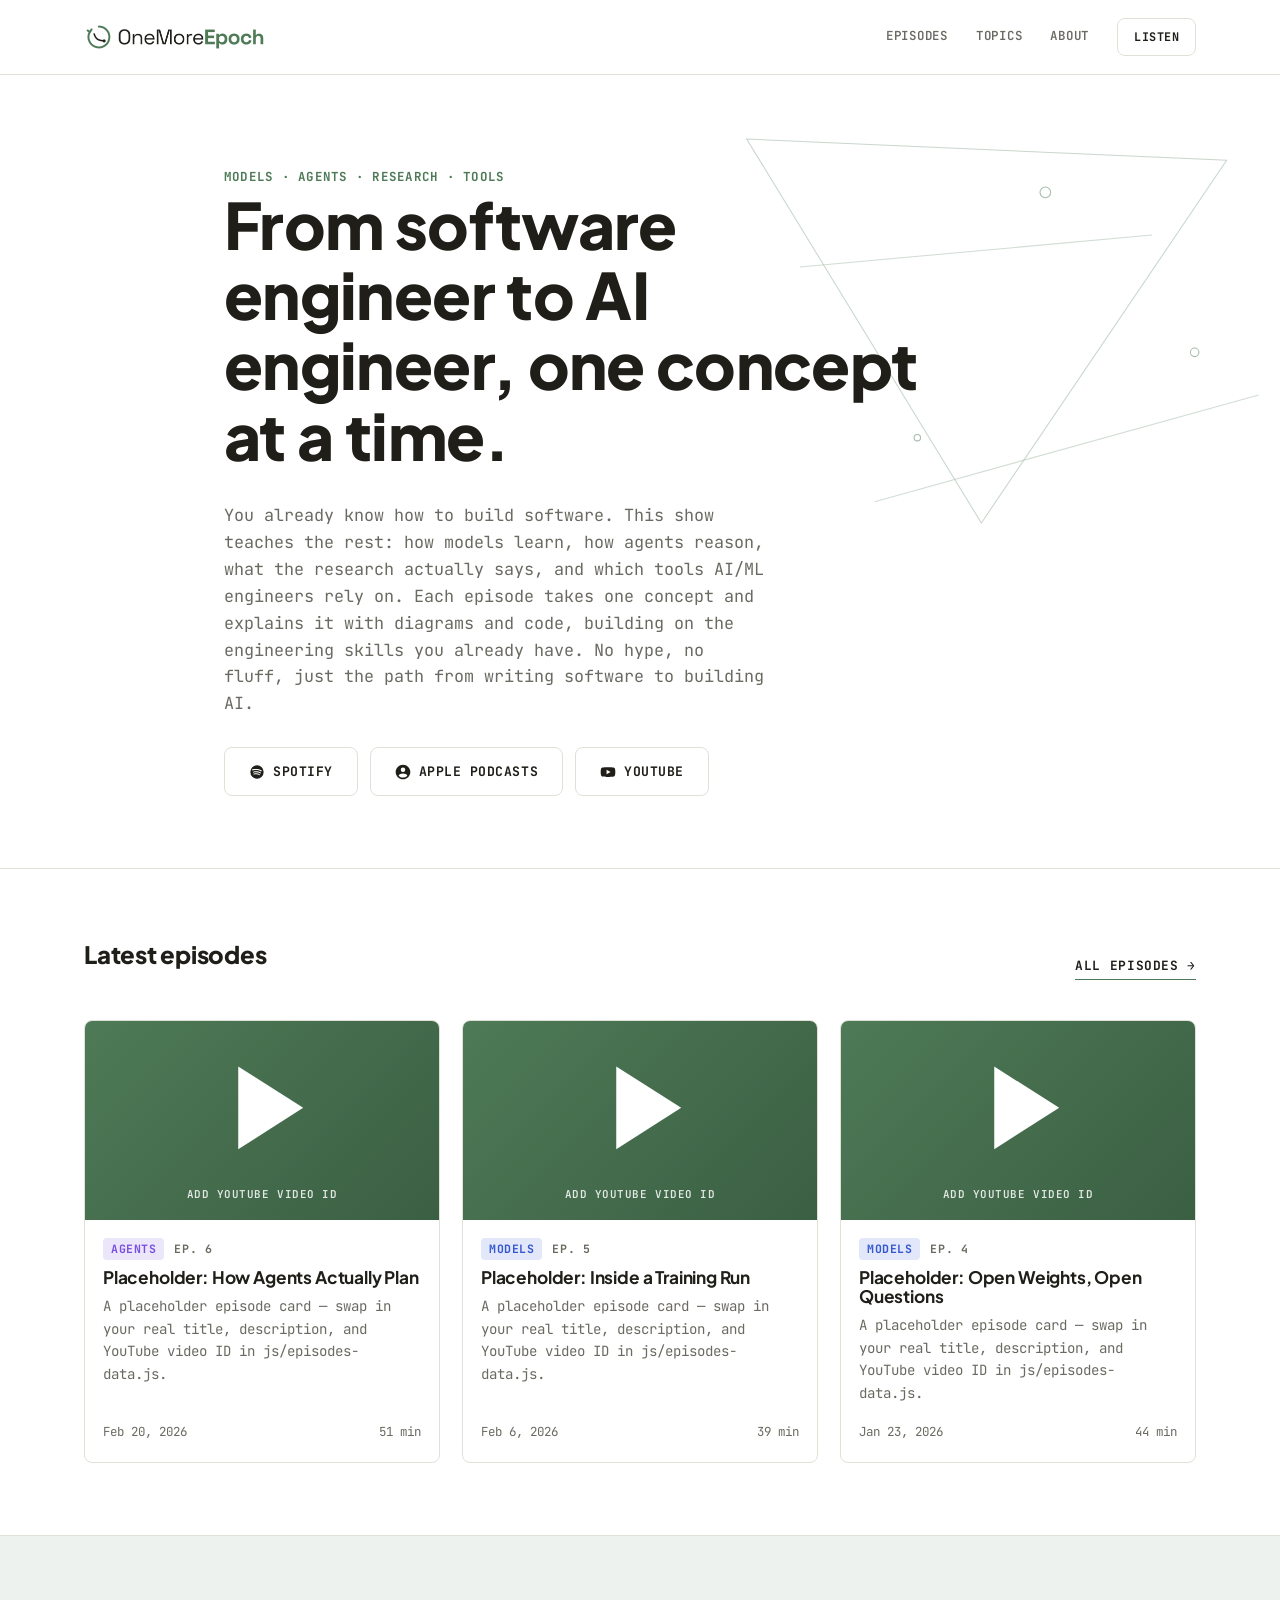
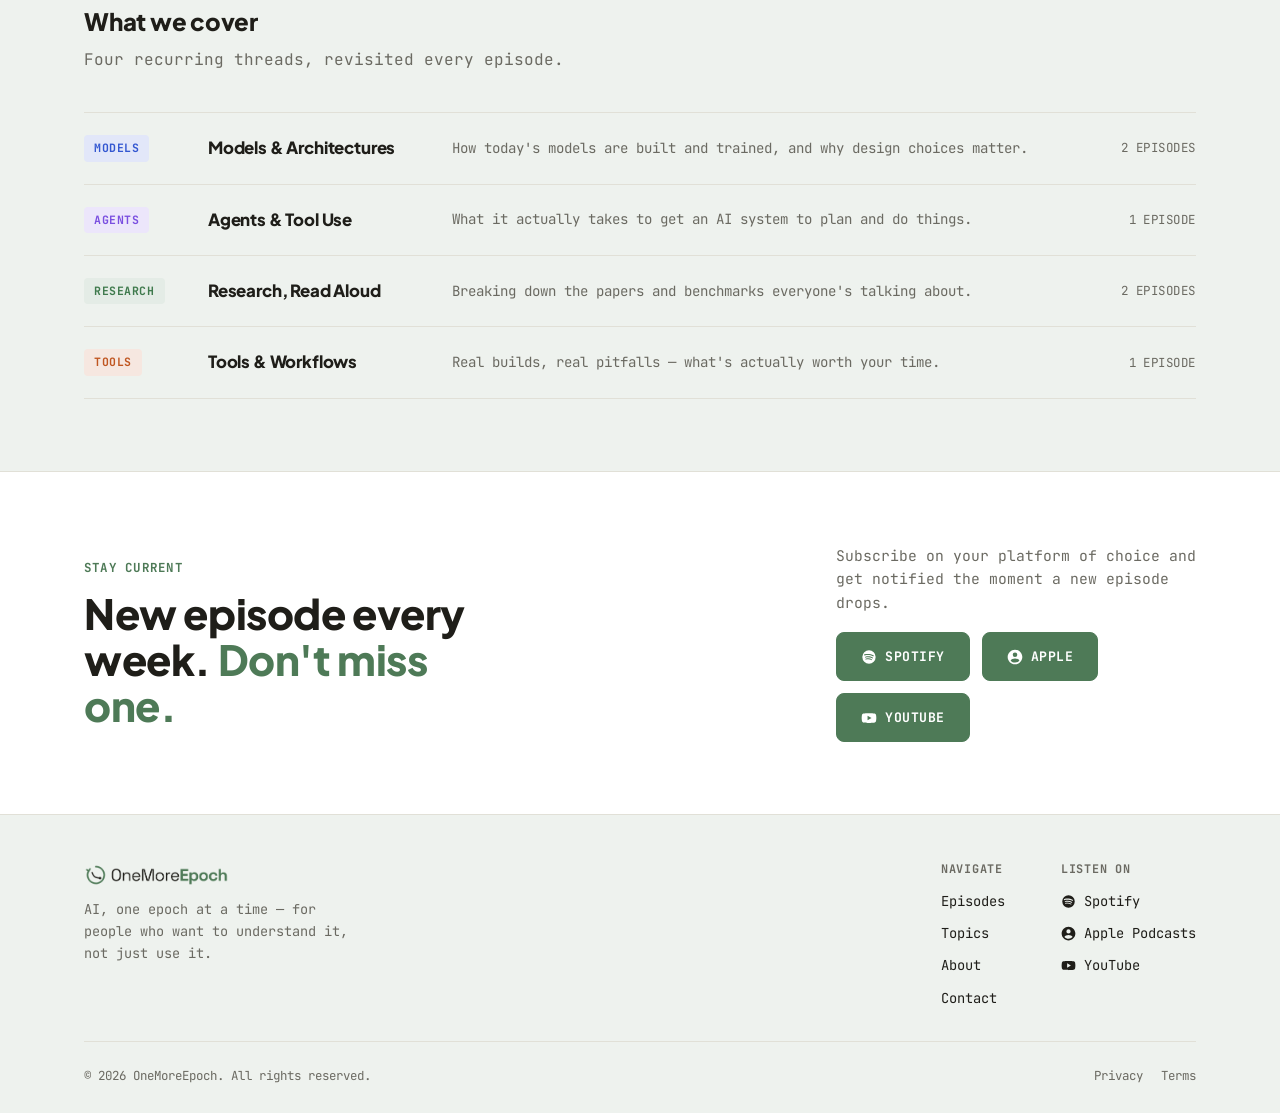
<file: index.html>
<!doctype html>
<html lang="en">
<head>
<meta charset="UTF-8" />
<meta name="viewport" content="width=device-width, initial-scale=1" />
<title>OneMoreEpoch — From software engineer to AI engineer</title>
<meta name="description" content="For software engineers moving into AI/ML engineering. One concept per episode, explained with diagrams and code. No hype, no fluff." />
<link rel="canonical" href="https://onemoreepoch.com/" />

<meta property="og:type" content="website" />
<meta property="og:title" content="OneMoreEpoch — From software engineer to AI engineer" />
<meta property="og:description" content="For software engineers moving into AI/ML engineering. One concept per episode, explained with diagrams and code. No hype, no fluff." />
<meta property="og:url" content="https://onemoreepoch.com/" />
<meta property="og:image" content="https://onemoreepoch.com/assets/og-image.png" />
<meta name="twitter:card" content="summary_large_image" />

<link rel="icon" href="/favicon.ico" sizes="any" />
<link rel="icon" type="image/png" sizes="32x32" href="/assets/favicon-32x32.png" />
<link rel="icon" type="image/png" sizes="16x16" href="/assets/favicon-16x16.png" />
<link rel="apple-touch-icon" href="/assets/apple-touch-icon.png" />
<link rel="manifest" href="/site.webmanifest" />
<meta name="theme-color" content="#4e7a57" />

<link rel="preconnect" href="https://fonts.googleapis.com" />
<link rel="preconnect" href="https://fonts.gstatic.com" crossorigin />
<link href="https://fonts.googleapis.com/css2?family=Plus+Jakarta+Sans:wght@600;700;800&amp;family=JetBrains+Mono:wght@400;500;600;700&amp;display=swap" rel="stylesheet" />
<link rel="stylesheet" href="css/style.css" />
</head>
<body>
<a class="skip-link" href="#main">Skip to content</a>

<header class="site-header">
  <div class="container">
    <a class="brand" href="index.html" aria-label="OneMoreEpoch home">
      <img src="assets/logo-horizontal.png" srcset="assets/logo-horizontal.png 1x, assets/logo-horizontal@2x.png 2x" alt="OneMoreEpoch" />
    </a>

    <button class="nav-toggle" aria-label="Toggle menu" aria-expanded="false">
      <svg viewBox="0 0 24 24" fill="none" stroke="currentColor" stroke-width="2" stroke-linecap="round"><path d="M4 7h16M4 12h16M4 17h16"/></svg>
    </button>

    <nav class="main-nav" aria-label="Primary">
      <div class="nav-links">
        <a href="episodes.html">Episodes</a>
        <a href="topics.html">Topics</a>
        <a href="about.html">About</a>
        <a class="btn btn-outline btn-sm" href="#listen">Listen</a>
      </div>
    </nav>
  </div>
</header>

<main id="main">

  <section class="hero">
    <svg class="hero-bg" viewBox="0 0 1200 500" preserveAspectRatio="xMidYMid slice" aria-hidden="true">
      <g fill="none" stroke="var(--green)" stroke-width="1">
        <circle cx="980" cy="110" r="5" />
        <circle cx="1120" cy="260" r="4" />
        <circle cx="860" cy="340" r="3" />
        <path d="M700 60 L1150 80 L920 420 Z" opacity="0.6" />
        <path d="M750 180 L1080 150" opacity="0.5" />
        <path d="M820 400 L1180 300" opacity="0.5" />
      </g>
    </svg>

    <div class="container hero-inner">
      <span class="topic-line">MODELS &middot; AGENTS &middot; RESEARCH &middot; TOOLS</span>
      <h1>From software engineer to AI engineer, one concept at a time.</h1>
      <p class="lede">You already know how to build software. This show teaches the rest: how models learn, how agents reason, what the research actually says, and which tools AI/ML engineers rely on. Each episode takes one concept and explains it with diagrams and code, building on the engineering skills you already have. No hype, no fluff, just the path from writing software to building AI.</p>
      <div class="hero-ctas">
        <!-- PLACEHOLDER links — replace with your real URLs -->
        <a class="btn btn-outline platform-btn" href="https://open.spotify.com/show/onemoreepoch" target="_blank" rel="noopener">
          <svg viewBox="0 0 24 24" fill="currentColor"><path d="M12 2a10 10 0 1 0 0 20 10 10 0 0 0 0-20zm4.6 14.4a.6.6 0 0 1-.8.2c-2.3-1.4-5.1-1.7-8.5-.9a.6.6 0 1 1-.3-1.2c3.7-.9 6.9-.5 9.4 1.1a.6.6 0 0 1 .2.8zm1.2-2.7a.75.75 0 0 1-1 .3c-2.6-1.6-6.6-2.1-9.7-1.1a.75.75 0 1 1-.4-1.4c3.5-1.1 7.9-.6 10.9 1.2a.75.75 0 0 1 .2 1zm.1-2.8C14.6 9 8.9 8.8 5.9 9.7a.9.9 0 1 1-.5-1.7c3.5-1.1 9.8-.8 13.2 1.2a.9.9 0 1 1-.7 1.7z"/></svg>
          Spotify
        </a>
        <a class="btn btn-outline platform-btn" href="https://podcasts.apple.com/podcast/onemoreepoch" target="_blank" rel="noopener">
          <svg viewBox="0 0 24 24" fill="currentColor"><path d="M12 1C6 1 1 6 1 12s5 11 11 11 11-5 11-11S18 1 12 1zm0 4.2a3.4 3.4 0 1 1 0 6.8 3.4 3.4 0 0 1 0-6.8zm0 15.2c-2.6 0-4.9-1.1-6.5-2.9.1-2.1 4.3-3.3 6.5-3.3s6.4 1.2 6.5 3.3A8.6 8.6 0 0 1 12 20.4z"/></svg>
          Apple Podcasts
        </a>
        <a class="btn btn-outline platform-btn" href="https://www.youtube.com/@onemoreepoch" target="_blank" rel="noopener">
          <svg viewBox="0 0 24 24" fill="currentColor"><path d="M22.5 7.2a2.8 2.8 0 0 0-2-2C18.9 4.7 12 4.7 12 4.7s-6.9 0-8.5.6a2.8 2.8 0 0 0-2 2A29 29 0 0 0 1 12a29 29 0 0 0 .5 4.8 2.8 2.8 0 0 0 2 2c1.6.6 8.5.6 8.5.6s6.9 0 8.5-.6a2.8 2.8 0 0 0 2-2A29 29 0 0 0 23 12a29 29 0 0 0-.5-4.8z"/><path d="m9.8 15.5 6-3.5-6-3.5z" fill="var(--paper)"/></svg>
          YouTube
        </a>
      </div>
    </div>
  </section>

  <section>
    <div class="container">
      <div class="section-head">
        <div class="heading-group">
          <h2>Latest episodes</h2>
        </div>
        <a class="section-link" href="episodes.html">All episodes &rarr;</a>
      </div>
      <div class="episode-grid" data-episode-list="home"></div>
    </div>
  </section>

  <section class="section-alt">
    <div class="container">
      <div class="section-head">
        <div class="heading-group">
          <h2>What we cover</h2>
          <p>Four recurring threads, revisited every episode.</p>
        </div>
      </div>
      <div class="cover-list" data-cover-list></div>
    </div>
  </section>

  <section id="listen">
    <div class="container cta-split">
      <div>
        <span class="eyebrow">Stay current</span>
        <h2>New episode every week. <span class="accent">Don't miss one.</span></h2>
      </div>
      <div class="cta-side">
        <p>Subscribe on your platform of choice and get notified the moment a new episode drops.</p>
        <div class="hero-ctas">
          <!-- PLACEHOLDER links — replace with your real URLs -->
          <a class="btn btn-primary platform-btn" href="https://open.spotify.com/show/onemoreepoch" target="_blank" rel="noopener">
            <svg viewBox="0 0 24 24" fill="currentColor"><path d="M12 2a10 10 0 1 0 0 20 10 10 0 0 0 0-20zm4.6 14.4a.6.6 0 0 1-.8.2c-2.3-1.4-5.1-1.7-8.5-.9a.6.6 0 1 1-.3-1.2c3.7-.9 6.9-.5 9.4 1.1a.6.6 0 0 1 .2.8zm1.2-2.7a.75.75 0 0 1-1 .3c-2.6-1.6-6.6-2.1-9.7-1.1a.75.75 0 1 1-.4-1.4c3.5-1.1 7.9-.6 10.9 1.2a.75.75 0 0 1 .2 1zm.1-2.8C14.6 9 8.9 8.8 5.9 9.7a.9.9 0 1 1-.5-1.7c3.5-1.1 9.8-.8 13.2 1.2a.9.9 0 1 1-.7 1.7z"/></svg>
            Spotify
          </a>
          <a class="btn btn-primary platform-btn" href="https://podcasts.apple.com/podcast/onemoreepoch" target="_blank" rel="noopener">
            <svg viewBox="0 0 24 24" fill="currentColor"><path d="M12 1C6 1 1 6 1 12s5 11 11 11 11-5 11-11S18 1 12 1zm0 4.2a3.4 3.4 0 1 1 0 6.8 3.4 3.4 0 0 1 0-6.8zm0 15.2c-2.6 0-4.9-1.1-6.5-2.9.1-2.1 4.3-3.3 6.5-3.3s6.4 1.2 6.5 3.3A8.6 8.6 0 0 1 12 20.4z"/></svg>
            Apple
          </a>
          <a class="btn btn-primary platform-btn" href="https://www.youtube.com/@onemoreepoch" target="_blank" rel="noopener">
            <svg viewBox="0 0 24 24" fill="currentColor"><path d="M22.5 7.2a2.8 2.8 0 0 0-2-2C18.9 4.7 12 4.7 12 4.7s-6.9 0-8.5.6a2.8 2.8 0 0 0-2 2A29 29 0 0 0 1 12a29 29 0 0 0 .5 4.8 2.8 2.8 0 0 0 2 2c1.6.6 8.5.6 8.5.6s6.9 0 8.5-.6a2.8 2.8 0 0 0 2-2A29 29 0 0 0 23 12a29 29 0 0 0-.5-4.8z"/><path d="m9.8 15.5 6-3.5-6-3.5z" fill="var(--green)"/></svg>
            YouTube
          </a>
        </div>
      </div>
    </div>
  </section>

</main>

<footer class="site-footer">
  <div class="container">
    <div class="footer-top">
      <div class="footer-brand">
        <img src="assets/logo-horizontal.png" alt="OneMoreEpoch" />
        <p>AI, one epoch at a time — for people who want to understand it, not just use it.</p>
      </div>
      <div class="footer-cols">
        <div class="footer-col">
          <h4>Navigate</h4>
          <ul>
            <li><a href="episodes.html">Episodes</a></li>
            <li><a href="topics.html">Topics</a></li>
            <li><a href="about.html">About</a></li>
            <li><a href="contact.html">Contact</a></li>
          </ul>
        </div>
        <div class="footer-col">
          <h4>Listen on</h4>
          <ul>
            <!-- PLACEHOLDER links — replace with your real URLs -->
            <li><a href="https://open.spotify.com/show/onemoreepoch" target="_blank" rel="noopener"><svg viewBox="0 0 24 24" fill="currentColor"><path d="M12 2a10 10 0 1 0 0 20 10 10 0 0 0 0-20zm4.6 14.4a.6.6 0 0 1-.8.2c-2.3-1.4-5.1-1.7-8.5-.9a.6.6 0 1 1-.3-1.2c3.7-.9 6.9-.5 9.4 1.1a.6.6 0 0 1 .2.8zm1.2-2.7a.75.75 0 0 1-1 .3c-2.6-1.6-6.6-2.1-9.7-1.1a.75.75 0 1 1-.4-1.4c3.5-1.1 7.9-.6 10.9 1.2a.75.75 0 0 1 .2 1zm.1-2.8C14.6 9 8.9 8.8 5.9 9.7a.9.9 0 1 1-.5-1.7c3.5-1.1 9.8-.8 13.2 1.2a.9.9 0 1 1-.7 1.7z"/></svg>Spotify</a></li>
            <li><a href="https://podcasts.apple.com/podcast/onemoreepoch" target="_blank" rel="noopener"><svg viewBox="0 0 24 24" fill="currentColor"><path d="M12 1C6 1 1 6 1 12s5 11 11 11 11-5 11-11S18 1 12 1zm0 4.2a3.4 3.4 0 1 1 0 6.8 3.4 3.4 0 0 1 0-6.8zm0 15.2c-2.6 0-4.9-1.1-6.5-2.9.1-2.1 4.3-3.3 6.5-3.3s6.4 1.2 6.5 3.3A8.6 8.6 0 0 1 12 20.4z"/></svg>Apple Podcasts</a></li>
            <li><a href="https://www.youtube.com/@onemoreepoch" target="_blank" rel="noopener"><svg viewBox="0 0 24 24" fill="currentColor"><path d="M22.5 7.2a2.8 2.8 0 0 0-2-2C18.9 4.7 12 4.7 12 4.7s-6.9 0-8.5.6a2.8 2.8 0 0 0-2 2A29 29 0 0 0 1 12a29 29 0 0 0 .5 4.8 2.8 2.8 0 0 0 2 2c1.6.6 8.5.6 8.5.6s6.9 0 8.5-.6a2.8 2.8 0 0 0 2-2A29 29 0 0 0 23 12a29 29 0 0 0-.5-4.8z"/><path d="m9.8 15.5 6-3.5-6-3.5z" fill="var(--paper-alt)"/></svg>YouTube</a></li>
          </ul>
        </div>
      </div>
    </div>
    <div class="footer-bottom">
      <span>&copy; <span id="year"></span> OneMoreEpoch. All rights reserved.</span>
      <span class="links">
        <a href="privacy.html">Privacy</a>
        <a href="terms.html">Terms</a>
      </span>
    </div>
  </div>
</footer>

<script src="js/episodes-data.js"></script>
<script src="js/render-episodes.js"></script>
<script src="js/main.js"></script>
</body>
</html>
</file>
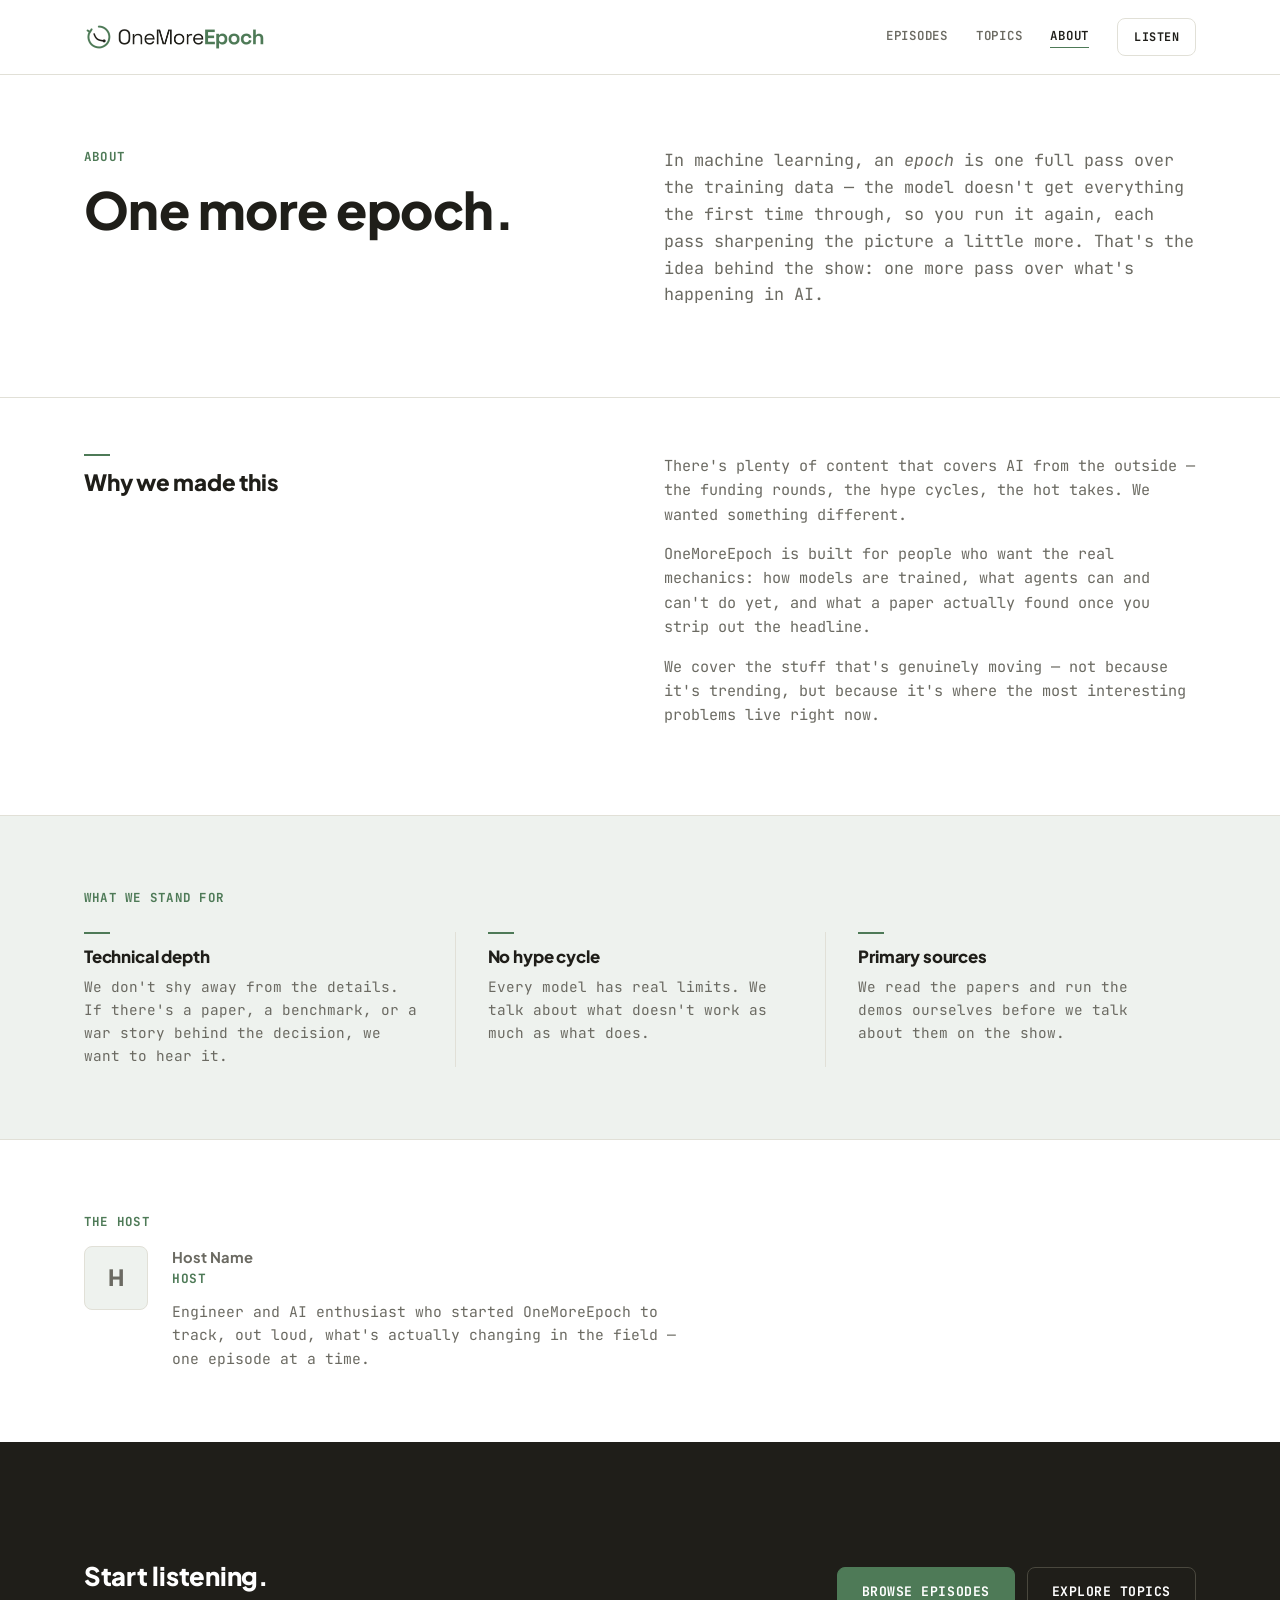
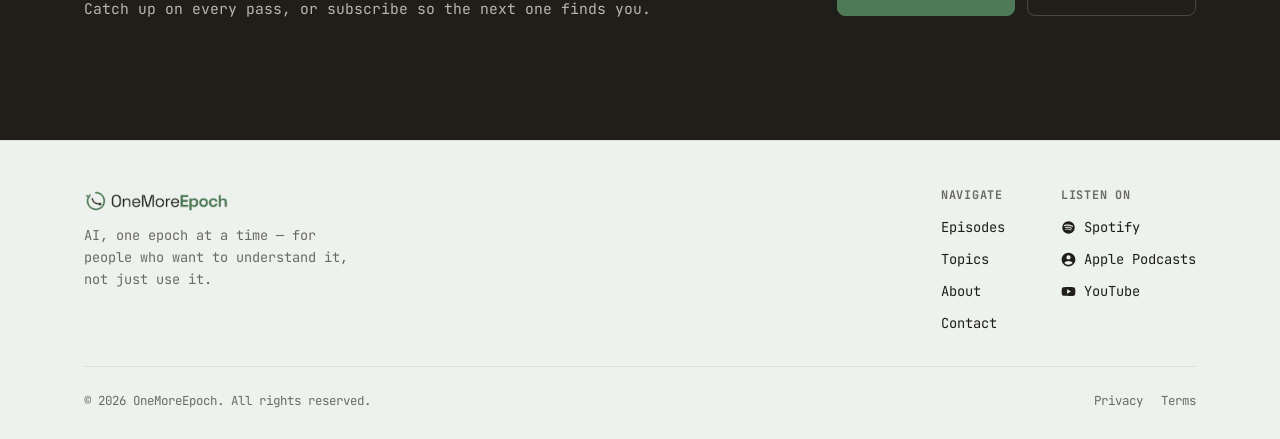
<file: about.html>
<!doctype html>
<html lang="en">
<head>
<meta charset="UTF-8" />
<meta name="viewport" content="width=device-width, initial-scale=1" />
<title>About — OneMoreEpoch</title>
<meta name="description" content="OneMoreEpoch is a YouTube show about AI — why it exists, what it covers, and who makes it." />
<link rel="canonical" href="https://onemoreepoch.com/about.html" />

<meta property="og:type" content="website" />
<meta property="og:title" content="About — OneMoreEpoch" />
<meta property="og:description" content="Why OneMoreEpoch exists, what it covers, and who makes it." />
<meta property="og:url" content="https://onemoreepoch.com/about.html" />
<meta property="og:image" content="https://onemoreepoch.com/assets/og-image.png" />
<meta name="twitter:card" content="summary_large_image" />

<link rel="icon" href="/favicon.ico" sizes="any" />
<link rel="icon" type="image/png" sizes="32x32" href="/assets/favicon-32x32.png" />
<link rel="icon" type="image/png" sizes="16x16" href="/assets/favicon-16x16.png" />
<link rel="apple-touch-icon" href="/assets/apple-touch-icon.png" />
<link rel="manifest" href="/site.webmanifest" />
<meta name="theme-color" content="#4e7a57" />

<link rel="preconnect" href="https://fonts.googleapis.com" />
<link rel="preconnect" href="https://fonts.gstatic.com" crossorigin />
<link href="https://fonts.googleapis.com/css2?family=Plus+Jakarta+Sans:wght@600;700;800&amp;family=JetBrains+Mono:wght@400;500;600;700&amp;display=swap" rel="stylesheet" />
<link rel="stylesheet" href="css/style.css" />
</head>
<body>
<a class="skip-link" href="#main">Skip to content</a>

<header class="site-header">
  <div class="container">
    <a class="brand" href="index.html" aria-label="OneMoreEpoch home">
      <img src="assets/logo-horizontal.png" srcset="assets/logo-horizontal.png 1x, assets/logo-horizontal@2x.png 2x" alt="OneMoreEpoch" />
    </a>

    <button class="nav-toggle" aria-label="Toggle menu" aria-expanded="false">
      <svg viewBox="0 0 24 24" fill="none" stroke="currentColor" stroke-width="2" stroke-linecap="round"><path d="M4 7h16M4 12h16M4 17h16"/></svg>
    </button>

    <nav class="main-nav" aria-label="Primary">
      <div class="nav-links">
        <a href="episodes.html">Episodes</a>
        <a href="topics.html">Topics</a>
        <a href="about.html" aria-current="page">About</a>
        <a class="btn btn-outline btn-sm" href="index.html#listen">Listen</a>
      </div>
    </nav>
  </div>
</header>

<main id="main">
  <section>
    <div class="container two-col">
      <div>
        <span class="eyebrow">About</span>
        <h1 style="font-size: clamp(2.2rem, 5vw, 3.2rem);">One more epoch.</h1>
      </div>
      <div>
        <p style="color: var(--muted); font-size: 1.05rem;">In machine learning, an <em>epoch</em> is one full pass over the training data — the model doesn't get everything the first time through, so you run it again, each pass sharpening the picture a little more. That's the idea behind the show: one more pass over what's happening in AI.</p>
      </div>
    </div>
  </section>

  <section style="border-top: 1px solid var(--line); padding-top: 56px;">
    <div class="container two-col">
      <div>
        <span class="dash"></span>
        <h2 style="font-size: 1.4rem;">Why we made this</h2>
      </div>
      <div class="prose">
        <p>There's plenty of content that covers AI from the outside — the funding rounds, the hype cycles, the hot takes. We wanted something different.</p>
        <p>OneMoreEpoch is built for people who want the real mechanics: how models are trained, what agents can and can't do yet, and what a paper actually found once you strip out the headline.</p>
        <p>We cover the stuff that's genuinely moving — not because it's trending, but because it's where the most interesting problems live right now.</p>
      </div>
    </div>
  </section>

  <section class="section-alt">
    <div class="container">
      <span class="eyebrow">What we stand for</span>
      <div class="stand-grid" style="margin-top: 24px;">
        <div class="stand-item">
          <span class="dash"></span>
          <h3>Technical depth</h3>
          <p>We don't shy away from the details. If there's a paper, a benchmark, or a war story behind the decision, we want to hear it.</p>
        </div>
        <div class="stand-item">
          <span class="dash"></span>
          <h3>No hype cycle</h3>
          <p>Every model has real limits. We talk about what doesn't work as much as what does.</p>
        </div>
        <div class="stand-item">
          <span class="dash"></span>
          <h3>Primary sources</h3>
          <p>We read the papers and run the demos ourselves before we talk about them on the show.</p>
        </div>
      </div>
    </div>
  </section>

  <section>
    <div class="container">
      <span class="eyebrow">The host</span>
      <div class="host-card">
        <div class="host-avatar">H</div>
        <div>
          <!-- PLACEHOLDER: replace with the real host name -->
          <p class="host-name">Host Name</p>
          <span class="host-role">Host</span>
          <p>Engineer and AI enthusiast who started OneMoreEpoch to track, out loud, what's actually changing in the field — one episode at a time.</p>
        </div>
      </div>
    </div>
  </section>

  <section class="cta-dark">
    <div class="container">
      <div>
        <h2>Start listening.</h2>
        <p>Catch up on every pass, or subscribe so the next one finds you.</p>
      </div>
      <div class="hero-ctas">
        <a class="btn btn-primary" href="episodes.html">Browse episodes</a>
        <a class="btn btn-outline" href="topics.html">Explore topics</a>
      </div>
    </div>
  </section>
</main>

<footer class="site-footer">
  <div class="container">
    <div class="footer-top">
      <div class="footer-brand">
        <img src="assets/logo-horizontal.png" alt="OneMoreEpoch" />
        <p>AI, one epoch at a time — for people who want to understand it, not just use it.</p>
      </div>
      <div class="footer-cols">
        <div class="footer-col">
          <h4>Navigate</h4>
          <ul>
            <li><a href="episodes.html">Episodes</a></li>
            <li><a href="topics.html">Topics</a></li>
            <li><a href="about.html">About</a></li>
            <li><a href="contact.html">Contact</a></li>
          </ul>
        </div>
        <div class="footer-col">
          <h4>Listen on</h4>
          <ul>
            <!-- PLACEHOLDER links — replace with your real URLs -->
            <li><a href="https://open.spotify.com/show/onemoreepoch" target="_blank" rel="noopener"><svg viewBox="0 0 24 24" fill="currentColor"><path d="M12 2a10 10 0 1 0 0 20 10 10 0 0 0 0-20zm4.6 14.4a.6.6 0 0 1-.8.2c-2.3-1.4-5.1-1.7-8.5-.9a.6.6 0 1 1-.3-1.2c3.7-.9 6.9-.5 9.4 1.1a.6.6 0 0 1 .2.8zm1.2-2.7a.75.75 0 0 1-1 .3c-2.6-1.6-6.6-2.1-9.7-1.1a.75.75 0 1 1-.4-1.4c3.5-1.1 7.9-.6 10.9 1.2a.75.75 0 0 1 .2 1zm.1-2.8C14.6 9 8.9 8.8 5.9 9.7a.9.9 0 1 1-.5-1.7c3.5-1.1 9.8-.8 13.2 1.2a.9.9 0 1 1-.7 1.7z"/></svg>Spotify</a></li>
            <li><a href="https://podcasts.apple.com/podcast/onemoreepoch" target="_blank" rel="noopener"><svg viewBox="0 0 24 24" fill="currentColor"><path d="M12 1C6 1 1 6 1 12s5 11 11 11 11-5 11-11S18 1 12 1zm0 4.2a3.4 3.4 0 1 1 0 6.8 3.4 3.4 0 0 1 0-6.8zm0 15.2c-2.6 0-4.9-1.1-6.5-2.9.1-2.1 4.3-3.3 6.5-3.3s6.4 1.2 6.5 3.3A8.6 8.6 0 0 1 12 20.4z"/></svg>Apple Podcasts</a></li>
            <li><a href="https://www.youtube.com/@onemoreepoch" target="_blank" rel="noopener"><svg viewBox="0 0 24 24" fill="currentColor"><path d="M22.5 7.2a2.8 2.8 0 0 0-2-2C18.9 4.7 12 4.7 12 4.7s-6.9 0-8.5.6a2.8 2.8 0 0 0-2 2A29 29 0 0 0 1 12a29 29 0 0 0 .5 4.8 2.8 2.8 0 0 0 2 2c1.6.6 8.5.6 8.5.6s6.9 0 8.5-.6a2.8 2.8 0 0 0 2-2A29 29 0 0 0 23 12a29 29 0 0 0-.5-4.8z"/><path d="m9.8 15.5 6-3.5-6-3.5z" fill="var(--paper-alt)"/></svg>YouTube</a></li>
          </ul>
        </div>
      </div>
    </div>
    <div class="footer-bottom">
      <span>&copy; <span id="year"></span> OneMoreEpoch. All rights reserved.</span>
      <span class="links">
        <a href="privacy.html">Privacy</a>
        <a href="terms.html">Terms</a>
      </span>
    </div>
  </div>
</footer>

<script src="js/main.js"></script>
</body>
</html>
</file>
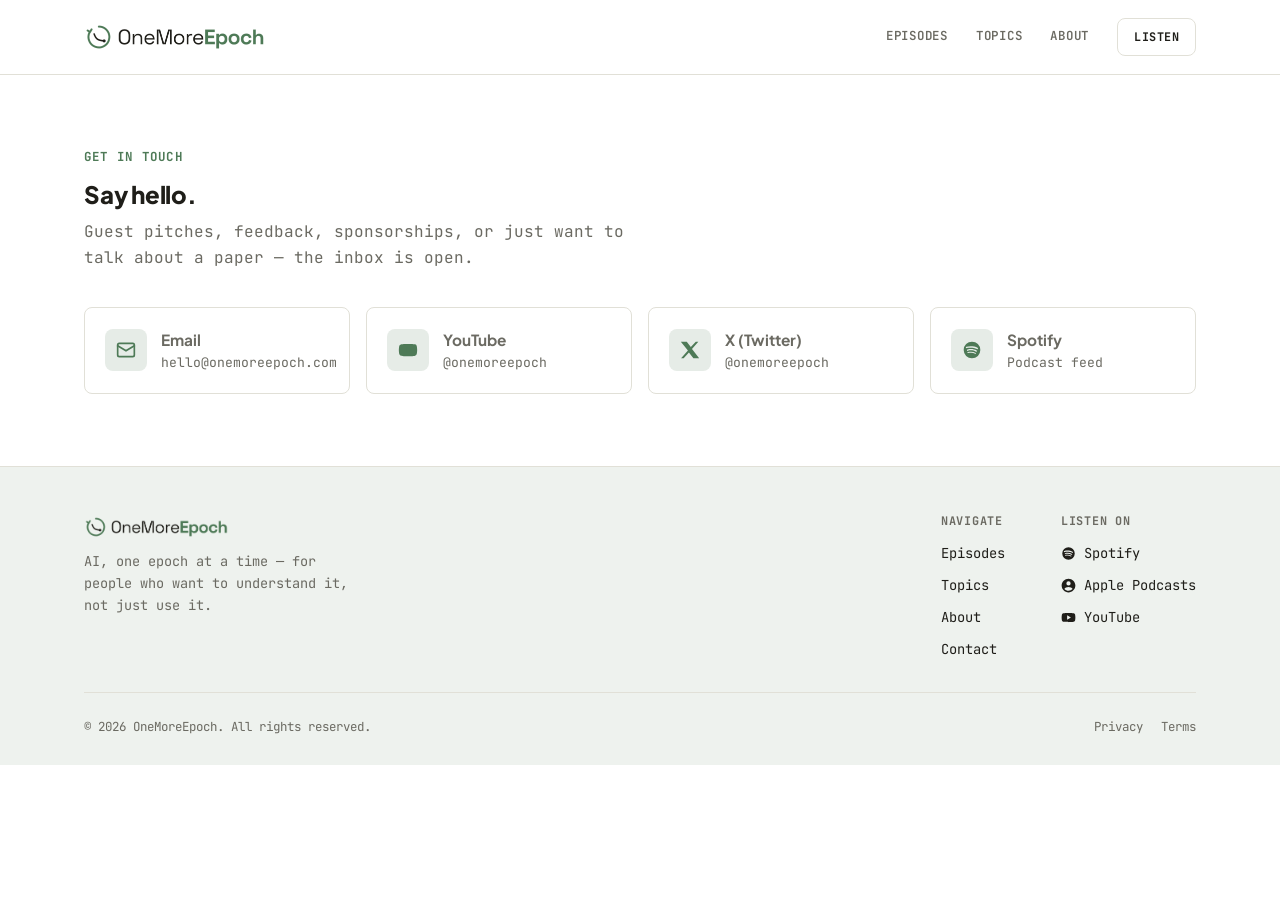
<file: contact.html>
<!doctype html>
<html lang="en">
<head>
<meta charset="UTF-8" />
<meta name="viewport" content="width=device-width, initial-scale=1" />
<title>Contact — OneMoreEpoch</title>
<meta name="description" content="Get in touch with OneMoreEpoch, or find the show on YouTube, Spotify, Apple Podcasts, and X." />
<link rel="canonical" href="https://onemoreepoch.com/contact.html" />

<meta property="og:type" content="website" />
<meta property="og:title" content="Contact — OneMoreEpoch" />
<meta property="og:description" content="Get in touch, or find the show on YouTube, Spotify, Apple Podcasts, and X." />
<meta property="og:url" content="https://onemoreepoch.com/contact.html" />
<meta property="og:image" content="https://onemoreepoch.com/assets/og-image.png" />
<meta name="twitter:card" content="summary_large_image" />

<link rel="icon" href="/favicon.ico" sizes="any" />
<link rel="icon" type="image/png" sizes="32x32" href="/assets/favicon-32x32.png" />
<link rel="icon" type="image/png" sizes="16x16" href="/assets/favicon-16x16.png" />
<link rel="apple-touch-icon" href="/assets/apple-touch-icon.png" />
<link rel="manifest" href="/site.webmanifest" />
<meta name="theme-color" content="#4e7a57" />

<link rel="preconnect" href="https://fonts.googleapis.com" />
<link rel="preconnect" href="https://fonts.gstatic.com" crossorigin />
<link href="https://fonts.googleapis.com/css2?family=Plus+Jakarta+Sans:wght@600;700;800&amp;family=JetBrains+Mono:wght@400;500;600;700&amp;display=swap" rel="stylesheet" />
<link rel="stylesheet" href="css/style.css" />
</head>
<body>
<a class="skip-link" href="#main">Skip to content</a>

<header class="site-header">
  <div class="container">
    <a class="brand" href="index.html" aria-label="OneMoreEpoch home">
      <img src="assets/logo-horizontal.png" srcset="assets/logo-horizontal.png 1x, assets/logo-horizontal@2x.png 2x" alt="OneMoreEpoch" />
    </a>

    <button class="nav-toggle" aria-label="Toggle menu" aria-expanded="false">
      <svg viewBox="0 0 24 24" fill="none" stroke="currentColor" stroke-width="2" stroke-linecap="round"><path d="M4 7h16M4 12h16M4 17h16"/></svg>
    </button>

    <nav class="main-nav" aria-label="Primary">
      <div class="nav-links">
        <a href="episodes.html">Episodes</a>
        <a href="topics.html">Topics</a>
        <a href="about.html">About</a>
        <a class="btn btn-outline btn-sm" href="index.html#listen">Listen</a>
      </div>
    </nav>
  </div>
</header>

<main id="main">
  <section>
    <div class="container">
      <span class="eyebrow">Get in touch</span>
      <h1>Say hello.</h1>
      <p style="color: var(--muted); max-width: 54ch; margin-bottom: 36px;">Guest pitches, feedback, sponsorships, or just want to talk about a paper — the inbox is open.</p>

      <div class="platform-grid">
        <!-- PLACEHOLDER: replace with your real contact email -->
        <a class="platform-card" href="mailto:hello@onemoreepoch.com">
          <span class="icon"><svg viewBox="0 0 24 24" fill="none" stroke="currentColor" stroke-width="2" stroke-linecap="round" stroke-linejoin="round"><rect x="2" y="4" width="20" height="16" rx="2"/><path d="m2 7 10 6 10-6"/></svg></span>
          <span>
            <strong>Email</strong>
            <span>hello@onemoreepoch.com</span>
          </span>
        </a>

        <!-- PLACEHOLDER: replace with your real YouTube channel URL -->
        <a class="platform-card" href="https://www.youtube.com/@onemoreepoch" target="_blank" rel="noopener">
          <span class="icon"><svg viewBox="0 0 24 24" fill="currentColor"><path d="M22.5 7.2a2.8 2.8 0 0 0-2-2C18.9 4.7 12 4.7 12 4.7s-6.9 0-8.5.6a2.8 2.8 0 0 0-2 2A29 29 0 0 0 1 12a29 29 0 0 0 .5 4.8 2.8 2.8 0 0 0 2 2c1.6.6 8.5.6 8.5.6s6.9 0 8.5-.6a2.8 2.8 0 0 0 2-2A29 29 0 0 0 23 12a29 29 0 0 0-.5-4.8z"/><path d="m9.8 15.5 6-3.5-6-3.5z"/></svg></span>
          <span>
            <strong>YouTube</strong>
            <span>@onemoreepoch</span>
          </span>
        </a>

        <!-- PLACEHOLDER: replace with your real X/Twitter handle -->
        <a class="platform-card" href="https://x.com/onemoreepoch" target="_blank" rel="noopener">
          <span class="icon"><svg viewBox="0 0 24 24" fill="currentColor"><path d="M18.9 2H22l-7.6 8.7L23 22h-6.9l-5.4-6.9L4.4 22H1.3l8.2-9.3L1 2h7.1l4.9 6.3L18.9 2z"/></svg></span>
          <span>
            <strong>X (Twitter)</strong>
            <span>@onemoreepoch</span>
          </span>
        </a>

        <!-- PLACEHOLDER: replace with your real podcast feed links -->
        <a class="platform-card" href="https://open.spotify.com/show/onemoreepoch" target="_blank" rel="noopener">
          <span class="icon"><svg viewBox="0 0 24 24" fill="currentColor"><path d="M12 2a10 10 0 1 0 0 20 10 10 0 0 0 0-20zm4.6 14.4a.6.6 0 0 1-.8.2c-2.3-1.4-5.1-1.7-8.5-.9a.6.6 0 1 1-.3-1.2c3.7-.9 6.9-.5 9.4 1.1a.6.6 0 0 1 .2.8zm1.2-2.7a.75.75 0 0 1-1 .3c-2.6-1.6-6.6-2.1-9.7-1.1a.75.75 0 1 1-.4-1.4c3.5-1.1 7.9-.6 10.9 1.2a.75.75 0 0 1 .2 1zm.1-2.8C14.6 9 8.9 8.8 5.9 9.7a.9.9 0 1 1-.5-1.7c3.5-1.1 9.8-.8 13.2 1.2a.9.9 0 1 1-.7 1.7z"/></svg></span>
          <span>
            <strong>Spotify</strong>
            <span>Podcast feed</span>
          </span>
        </a>
      </div>
    </div>
  </section>
</main>

<footer class="site-footer">
  <div class="container">
    <div class="footer-top">
      <div class="footer-brand">
        <img src="assets/logo-horizontal.png" alt="OneMoreEpoch" />
        <p>AI, one epoch at a time — for people who want to understand it, not just use it.</p>
      </div>
      <div class="footer-cols">
        <div class="footer-col">
          <h4>Navigate</h4>
          <ul>
            <li><a href="episodes.html">Episodes</a></li>
            <li><a href="topics.html">Topics</a></li>
            <li><a href="about.html">About</a></li>
            <li><a href="contact.html">Contact</a></li>
          </ul>
        </div>
        <div class="footer-col">
          <h4>Listen on</h4>
          <ul>
            <!-- PLACEHOLDER links — replace with your real URLs -->
            <li><a href="https://open.spotify.com/show/onemoreepoch" target="_blank" rel="noopener"><svg viewBox="0 0 24 24" fill="currentColor"><path d="M12 2a10 10 0 1 0 0 20 10 10 0 0 0 0-20zm4.6 14.4a.6.6 0 0 1-.8.2c-2.3-1.4-5.1-1.7-8.5-.9a.6.6 0 1 1-.3-1.2c3.7-.9 6.9-.5 9.4 1.1a.6.6 0 0 1 .2.8zm1.2-2.7a.75.75 0 0 1-1 .3c-2.6-1.6-6.6-2.1-9.7-1.1a.75.75 0 1 1-.4-1.4c3.5-1.1 7.9-.6 10.9 1.2a.75.75 0 0 1 .2 1zm.1-2.8C14.6 9 8.9 8.8 5.9 9.7a.9.9 0 1 1-.5-1.7c3.5-1.1 9.8-.8 13.2 1.2a.9.9 0 1 1-.7 1.7z"/></svg>Spotify</a></li>
            <li><a href="https://podcasts.apple.com/podcast/onemoreepoch" target="_blank" rel="noopener"><svg viewBox="0 0 24 24" fill="currentColor"><path d="M12 1C6 1 1 6 1 12s5 11 11 11 11-5 11-11S18 1 12 1zm0 4.2a3.4 3.4 0 1 1 0 6.8 3.4 3.4 0 0 1 0-6.8zm0 15.2c-2.6 0-4.9-1.1-6.5-2.9.1-2.1 4.3-3.3 6.5-3.3s6.4 1.2 6.5 3.3A8.6 8.6 0 0 1 12 20.4z"/></svg>Apple Podcasts</a></li>
            <li><a href="https://www.youtube.com/@onemoreepoch" target="_blank" rel="noopener"><svg viewBox="0 0 24 24" fill="currentColor"><path d="M22.5 7.2a2.8 2.8 0 0 0-2-2C18.9 4.7 12 4.7 12 4.7s-6.9 0-8.5.6a2.8 2.8 0 0 0-2 2A29 29 0 0 0 1 12a29 29 0 0 0 .5 4.8 2.8 2.8 0 0 0 2 2c1.6.6 8.5.6 8.5.6s6.9 0 8.5-.6a2.8 2.8 0 0 0 2-2A29 29 0 0 0 23 12a29 29 0 0 0-.5-4.8z"/><path d="m9.8 15.5 6-3.5-6-3.5z" fill="var(--paper-alt)"/></svg>YouTube</a></li>
          </ul>
        </div>
      </div>
    </div>
    <div class="footer-bottom">
      <span>&copy; <span id="year"></span> OneMoreEpoch. All rights reserved.</span>
      <span class="links">
        <a href="privacy.html">Privacy</a>
        <a href="terms.html">Terms</a>
      </span>
    </div>
  </div>
</footer>

<script src="js/main.js"></script>
</body>
</html>
</file>
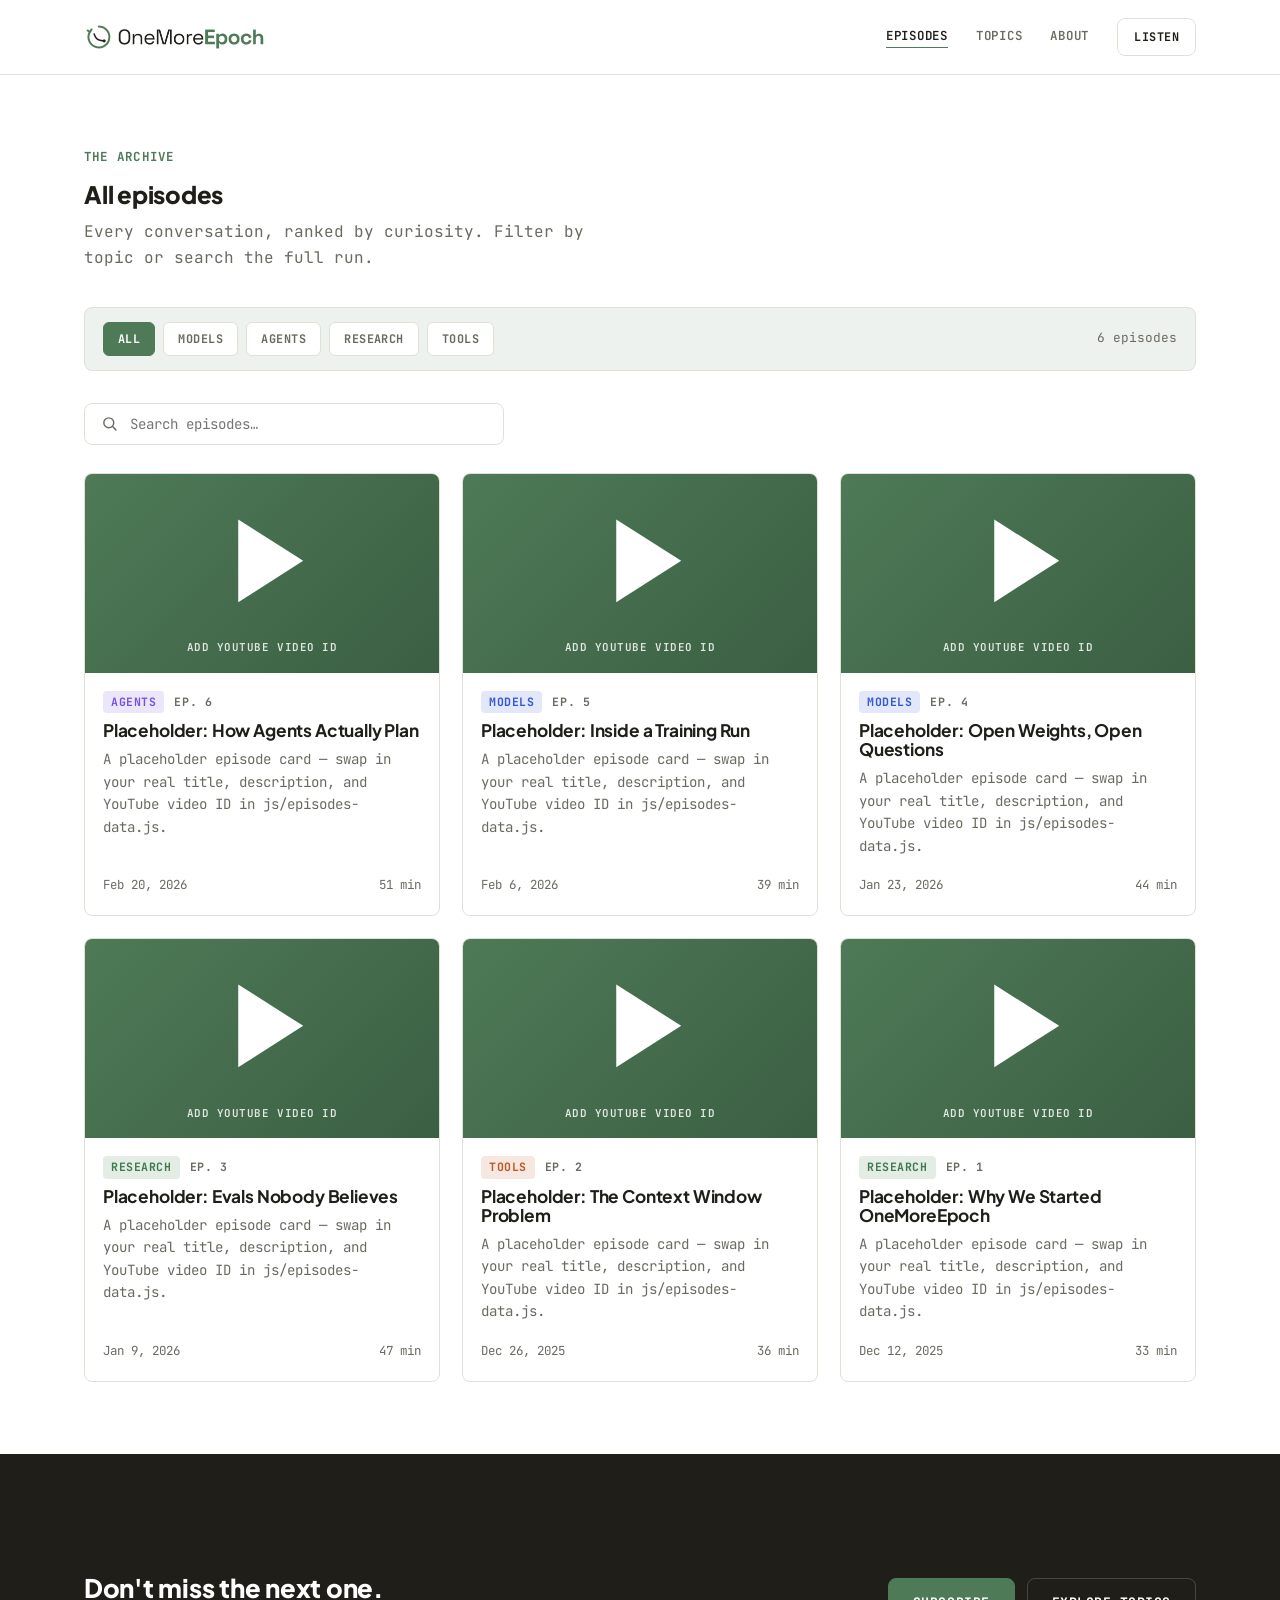
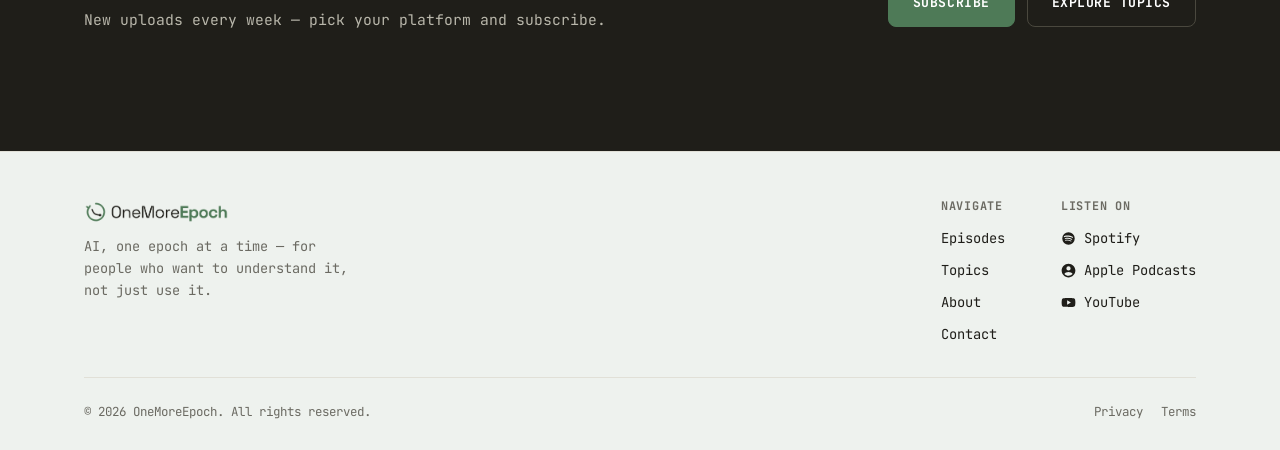
<file: episodes.html>
<!doctype html>
<html lang="en">
<head>
<meta charset="UTF-8" />
<meta name="viewport" content="width=device-width, initial-scale=1" />
<title>Episodes — OneMoreEpoch</title>
<meta name="description" content="Every OneMoreEpoch episode in one place — AI models, agents, research, and tools. Filter by topic or search." />
<link rel="canonical" href="https://onemoreepoch.com/episodes.html" />

<meta property="og:type" content="website" />
<meta property="og:title" content="Episodes — OneMoreEpoch" />
<meta property="og:description" content="Every OneMoreEpoch episode in one place." />
<meta property="og:url" content="https://onemoreepoch.com/episodes.html" />
<meta property="og:image" content="https://onemoreepoch.com/assets/og-image.png" />
<meta name="twitter:card" content="summary_large_image" />

<link rel="icon" href="/favicon.ico" sizes="any" />
<link rel="icon" type="image/png" sizes="32x32" href="/assets/favicon-32x32.png" />
<link rel="icon" type="image/png" sizes="16x16" href="/assets/favicon-16x16.png" />
<link rel="apple-touch-icon" href="/assets/apple-touch-icon.png" />
<link rel="manifest" href="/site.webmanifest" />
<meta name="theme-color" content="#4e7a57" />

<link rel="preconnect" href="https://fonts.googleapis.com" />
<link rel="preconnect" href="https://fonts.gstatic.com" crossorigin />
<link href="https://fonts.googleapis.com/css2?family=Plus+Jakarta+Sans:wght@600;700;800&amp;family=JetBrains+Mono:wght@400;500;600;700&amp;display=swap" rel="stylesheet" />
<link rel="stylesheet" href="css/style.css" />
</head>
<body>
<a class="skip-link" href="#main">Skip to content</a>

<header class="site-header">
  <div class="container">
    <a class="brand" href="index.html" aria-label="OneMoreEpoch home">
      <img src="assets/logo-horizontal.png" srcset="assets/logo-horizontal.png 1x, assets/logo-horizontal@2x.png 2x" alt="OneMoreEpoch" />
    </a>

    <button class="nav-toggle" aria-label="Toggle menu" aria-expanded="false">
      <svg viewBox="0 0 24 24" fill="none" stroke="currentColor" stroke-width="2" stroke-linecap="round"><path d="M4 7h16M4 12h16M4 17h16"/></svg>
    </button>

    <nav class="main-nav" aria-label="Primary">
      <div class="nav-links">
        <a href="episodes.html" aria-current="page">Episodes</a>
        <a href="topics.html">Topics</a>
        <a href="about.html">About</a>
        <a class="btn btn-outline btn-sm" href="index.html#listen">Listen</a>
      </div>
    </nav>
  </div>
</header>

<main id="main">
  <section>
    <div class="container">
      <span class="eyebrow">The archive</span>
      <h1>All episodes</h1>
      <p style="color: var(--muted); max-width: 54ch; margin-bottom: 36px;">Every conversation, ranked by curiosity. Filter by topic or search the full run.</p>

      <div class="filter-bar" data-filter-bar>
        <div class="filter-tabs">
          <button class="filter-tab is-active" data-topic="all">All</button>
          <button class="filter-tab" data-topic="models">Models</button>
          <button class="filter-tab" data-topic="agents">Agents</button>
          <button class="filter-tab" data-topic="research">Research</button>
          <button class="filter-tab" data-topic="tools">Tools</button>
        </div>
        <span class="result-count" id="result-count"></span>
      </div>

      <label class="episode-search" for="episode-search">
        <svg viewBox="0 0 24 24" fill="none" stroke="currentColor" stroke-width="2" stroke-linecap="round" stroke-linejoin="round"><circle cx="11" cy="11" r="7"/><path d="m21 21-4.3-4.3"/></svg>
        <input id="episode-search" type="search" placeholder="Search episodes…" autocomplete="off" />
      </label>

      <p class="empty-state" id="episode-empty" hidden><strong>No episodes yet.</strong>Check back soon — new episodes drop regularly.</p>

      <div class="episode-grid" data-episode-list="all"></div>
    </div>
  </section>

  <section class="cta-dark">
    <div class="container">
      <div>
        <h2>Don't miss the next one.</h2>
        <p>New uploads every week — pick your platform and subscribe.</p>
      </div>
      <div class="hero-ctas">
        <a class="btn btn-primary" href="index.html#listen">Subscribe</a>
        <a class="btn btn-outline" href="topics.html">Explore topics</a>
      </div>
    </div>
  </section>
</main>

<footer class="site-footer">
  <div class="container">
    <div class="footer-top">
      <div class="footer-brand">
        <img src="assets/logo-horizontal.png" alt="OneMoreEpoch" />
        <p>AI, one epoch at a time — for people who want to understand it, not just use it.</p>
      </div>
      <div class="footer-cols">
        <div class="footer-col">
          <h4>Navigate</h4>
          <ul>
            <li><a href="episodes.html">Episodes</a></li>
            <li><a href="topics.html">Topics</a></li>
            <li><a href="about.html">About</a></li>
            <li><a href="contact.html">Contact</a></li>
          </ul>
        </div>
        <div class="footer-col">
          <h4>Listen on</h4>
          <ul>
            <!-- PLACEHOLDER links — replace with your real URLs -->
            <li><a href="https://open.spotify.com/show/onemoreepoch" target="_blank" rel="noopener"><svg viewBox="0 0 24 24" fill="currentColor"><path d="M12 2a10 10 0 1 0 0 20 10 10 0 0 0 0-20zm4.6 14.4a.6.6 0 0 1-.8.2c-2.3-1.4-5.1-1.7-8.5-.9a.6.6 0 1 1-.3-1.2c3.7-.9 6.9-.5 9.4 1.1a.6.6 0 0 1 .2.8zm1.2-2.7a.75.75 0 0 1-1 .3c-2.6-1.6-6.6-2.1-9.7-1.1a.75.75 0 1 1-.4-1.4c3.5-1.1 7.9-.6 10.9 1.2a.75.75 0 0 1 .2 1zm.1-2.8C14.6 9 8.9 8.8 5.9 9.7a.9.9 0 1 1-.5-1.7c3.5-1.1 9.8-.8 13.2 1.2a.9.9 0 1 1-.7 1.7z"/></svg>Spotify</a></li>
            <li><a href="https://podcasts.apple.com/podcast/onemoreepoch" target="_blank" rel="noopener"><svg viewBox="0 0 24 24" fill="currentColor"><path d="M12 1C6 1 1 6 1 12s5 11 11 11 11-5 11-11S18 1 12 1zm0 4.2a3.4 3.4 0 1 1 0 6.8 3.4 3.4 0 0 1 0-6.8zm0 15.2c-2.6 0-4.9-1.1-6.5-2.9.1-2.1 4.3-3.3 6.5-3.3s6.4 1.2 6.5 3.3A8.6 8.6 0 0 1 12 20.4z"/></svg>Apple Podcasts</a></li>
            <li><a href="https://www.youtube.com/@onemoreepoch" target="_blank" rel="noopener"><svg viewBox="0 0 24 24" fill="currentColor"><path d="M22.5 7.2a2.8 2.8 0 0 0-2-2C18.9 4.7 12 4.7 12 4.7s-6.9 0-8.5.6a2.8 2.8 0 0 0-2 2A29 29 0 0 0 1 12a29 29 0 0 0 .5 4.8 2.8 2.8 0 0 0 2 2c1.6.6 8.5.6 8.5.6s6.9 0 8.5-.6a2.8 2.8 0 0 0 2-2A29 29 0 0 0 23 12a29 29 0 0 0-.5-4.8z"/><path d="m9.8 15.5 6-3.5-6-3.5z" fill="var(--paper-alt)"/></svg>YouTube</a></li>
          </ul>
        </div>
      </div>
    </div>
    <div class="footer-bottom">
      <span>&copy; <span id="year"></span> OneMoreEpoch. All rights reserved.</span>
      <span class="links">
        <a href="privacy.html">Privacy</a>
        <a href="terms.html">Terms</a>
      </span>
    </div>
  </div>
</footer>

<script src="js/episodes-data.js"></script>
<script src="js/render-episodes.js"></script>
<script src="js/main.js"></script>
</body>
</html>
</file>
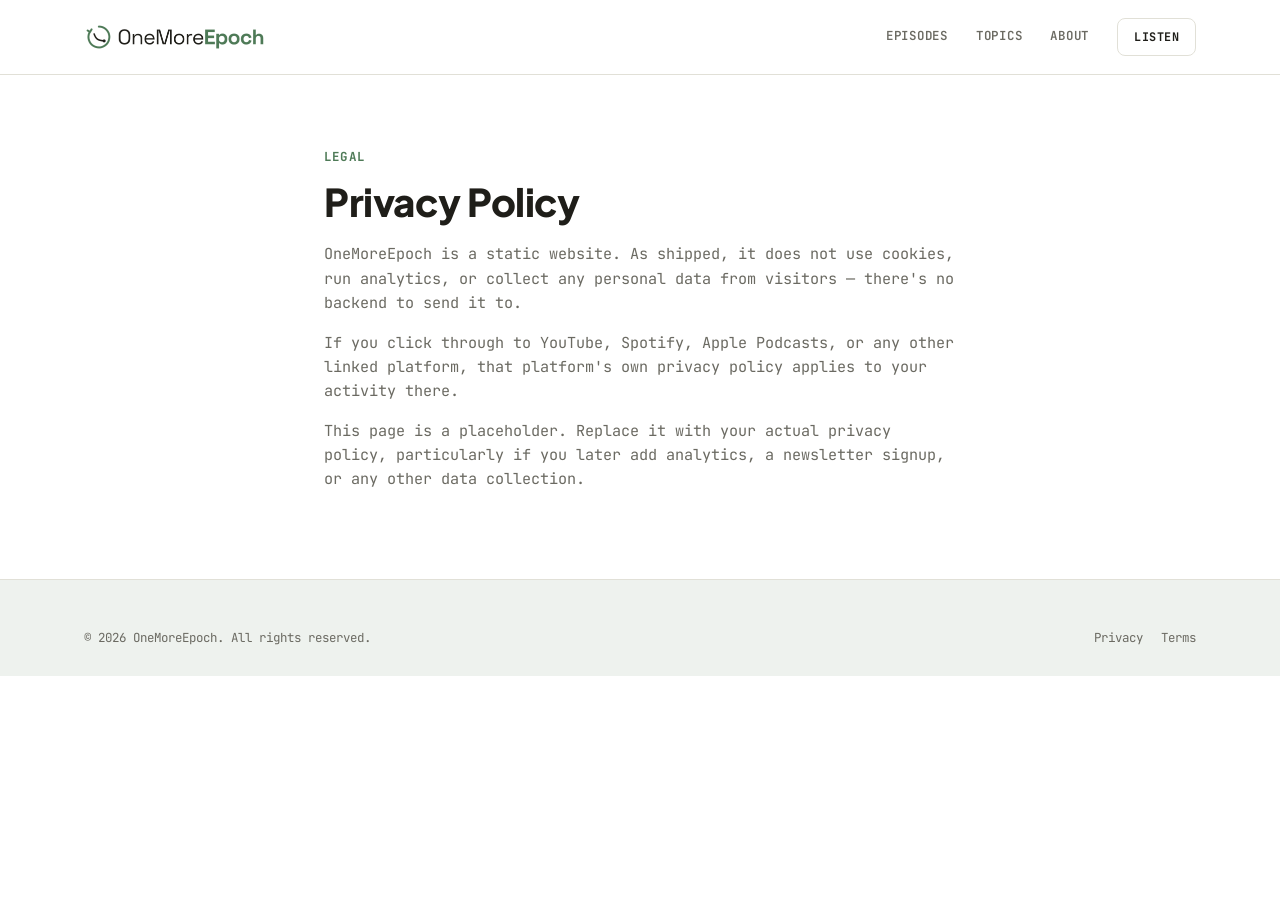
<file: privacy.html>
<!doctype html>
<html lang="en">
<head>
<meta charset="UTF-8" />
<meta name="viewport" content="width=device-width, initial-scale=1" />
<title>Privacy Policy — OneMoreEpoch</title>
<meta name="robots" content="noindex" />
<link rel="canonical" href="https://onemoreepoch.com/privacy.html" />

<link rel="icon" href="/favicon.ico" sizes="any" />
<link rel="icon" type="image/png" sizes="32x32" href="/assets/favicon-32x32.png" />
<link rel="apple-touch-icon" href="/assets/apple-touch-icon.png" />
<link rel="manifest" href="/site.webmanifest" />
<meta name="theme-color" content="#4e7a57" />

<link rel="preconnect" href="https://fonts.googleapis.com" />
<link rel="preconnect" href="https://fonts.gstatic.com" crossorigin />
<link href="https://fonts.googleapis.com/css2?family=Plus+Jakarta+Sans:wght@600;700;800&amp;family=JetBrains+Mono:wght@400;500;600;700&amp;display=swap" rel="stylesheet" />
<link rel="stylesheet" href="css/style.css" />
</head>
<body>
<a class="skip-link" href="#main">Skip to content</a>

<header class="site-header">
  <div class="container">
    <a class="brand" href="index.html" aria-label="OneMoreEpoch home">
      <img src="assets/logo-horizontal.png" srcset="assets/logo-horizontal.png 1x, assets/logo-horizontal@2x.png 2x" alt="OneMoreEpoch" />
    </a>

    <button class="nav-toggle" aria-label="Toggle menu" aria-expanded="false">
      <svg viewBox="0 0 24 24" fill="none" stroke="currentColor" stroke-width="2" stroke-linecap="round"><path d="M4 7h16M4 12h16M4 17h16"/></svg>
    </button>

    <nav class="main-nav" aria-label="Primary">
      <div class="nav-links">
        <a href="episodes.html">Episodes</a>
        <a href="topics.html">Topics</a>
        <a href="about.html">About</a>
        <a class="btn btn-outline btn-sm" href="index.html#listen">Listen</a>
      </div>
    </nav>
  </div>
</header>

<main id="main">
  <section class="simple-page">
    <div class="container prose">
      <span class="eyebrow">Legal</span>
      <h1>Privacy Policy</h1>
      <!--
        PLACEHOLDER PAGE — this site collects no data of its own (no
        backend, no forms, no analytics by default). Replace this
        paragraph with your real privacy policy before launch, especially
        if you add analytics, a mailing list, or any other third-party
        script that collects visitor data.
      -->
      <p>OneMoreEpoch is a static website. As shipped, it does not use cookies, run analytics, or collect any personal data from visitors — there's no backend to send it to.</p>
      <p>If you click through to YouTube, Spotify, Apple Podcasts, or any other linked platform, that platform's own privacy policy applies to your activity there.</p>
      <p>This page is a placeholder. Replace it with your actual privacy policy, particularly if you later add analytics, a newsletter signup, or any other data collection.</p>
    </div>
  </section>
</main>

<footer class="site-footer">
  <div class="container">
    <div class="footer-bottom">
      <span>&copy; <span id="year"></span> OneMoreEpoch. All rights reserved.</span>
      <span class="links">
        <a href="privacy.html">Privacy</a>
        <a href="terms.html">Terms</a>
      </span>
    </div>
  </div>
</footer>

<script src="js/main.js"></script>
</body>
</html>
</file>
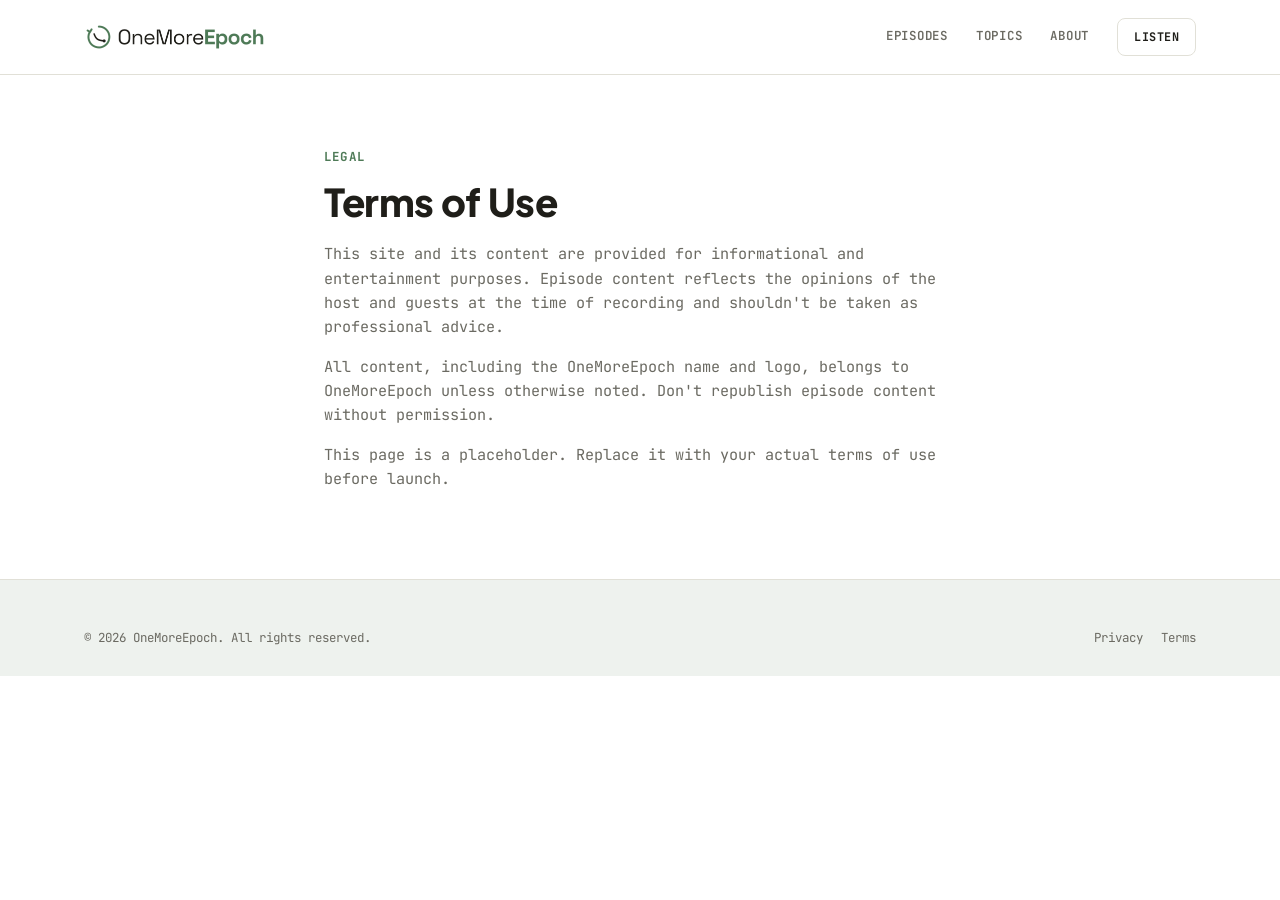
<file: terms.html>
<!doctype html>
<html lang="en">
<head>
<meta charset="UTF-8" />
<meta name="viewport" content="width=device-width, initial-scale=1" />
<title>Terms — OneMoreEpoch</title>
<meta name="robots" content="noindex" />
<link rel="canonical" href="https://onemoreepoch.com/terms.html" />

<link rel="icon" href="/favicon.ico" sizes="any" />
<link rel="icon" type="image/png" sizes="32x32" href="/assets/favicon-32x32.png" />
<link rel="apple-touch-icon" href="/assets/apple-touch-icon.png" />
<link rel="manifest" href="/site.webmanifest" />
<meta name="theme-color" content="#4e7a57" />

<link rel="preconnect" href="https://fonts.googleapis.com" />
<link rel="preconnect" href="https://fonts.gstatic.com" crossorigin />
<link href="https://fonts.googleapis.com/css2?family=Plus+Jakarta+Sans:wght@600;700;800&amp;family=JetBrains+Mono:wght@400;500;600;700&amp;display=swap" rel="stylesheet" />
<link rel="stylesheet" href="css/style.css" />
</head>
<body>
<a class="skip-link" href="#main">Skip to content</a>

<header class="site-header">
  <div class="container">
    <a class="brand" href="index.html" aria-label="OneMoreEpoch home">
      <img src="assets/logo-horizontal.png" srcset="assets/logo-horizontal.png 1x, assets/logo-horizontal@2x.png 2x" alt="OneMoreEpoch" />
    </a>

    <button class="nav-toggle" aria-label="Toggle menu" aria-expanded="false">
      <svg viewBox="0 0 24 24" fill="none" stroke="currentColor" stroke-width="2" stroke-linecap="round"><path d="M4 7h16M4 12h16M4 17h16"/></svg>
    </button>

    <nav class="main-nav" aria-label="Primary">
      <div class="nav-links">
        <a href="episodes.html">Episodes</a>
        <a href="topics.html">Topics</a>
        <a href="about.html">About</a>
        <a class="btn btn-outline btn-sm" href="index.html#listen">Listen</a>
      </div>
    </nav>
  </div>
</header>

<main id="main">
  <section class="simple-page">
    <div class="container prose">
      <span class="eyebrow">Legal</span>
      <h1>Terms of Use</h1>
      <!-- PLACEHOLDER PAGE — replace with your real terms before launch. -->
      <p>This site and its content are provided for informational and entertainment purposes. Episode content reflects the opinions of the host and guests at the time of recording and shouldn't be taken as professional advice.</p>
      <p>All content, including the OneMoreEpoch name and logo, belongs to OneMoreEpoch unless otherwise noted. Don't republish episode content without permission.</p>
      <p>This page is a placeholder. Replace it with your actual terms of use before launch.</p>
    </div>
  </section>
</main>

<footer class="site-footer">
  <div class="container">
    <div class="footer-bottom">
      <span>&copy; <span id="year"></span> OneMoreEpoch. All rights reserved.</span>
      <span class="links">
        <a href="privacy.html">Privacy</a>
        <a href="terms.html">Terms</a>
      </span>
    </div>
  </div>
</footer>

<script src="js/main.js"></script>
</body>
</html>
</file>
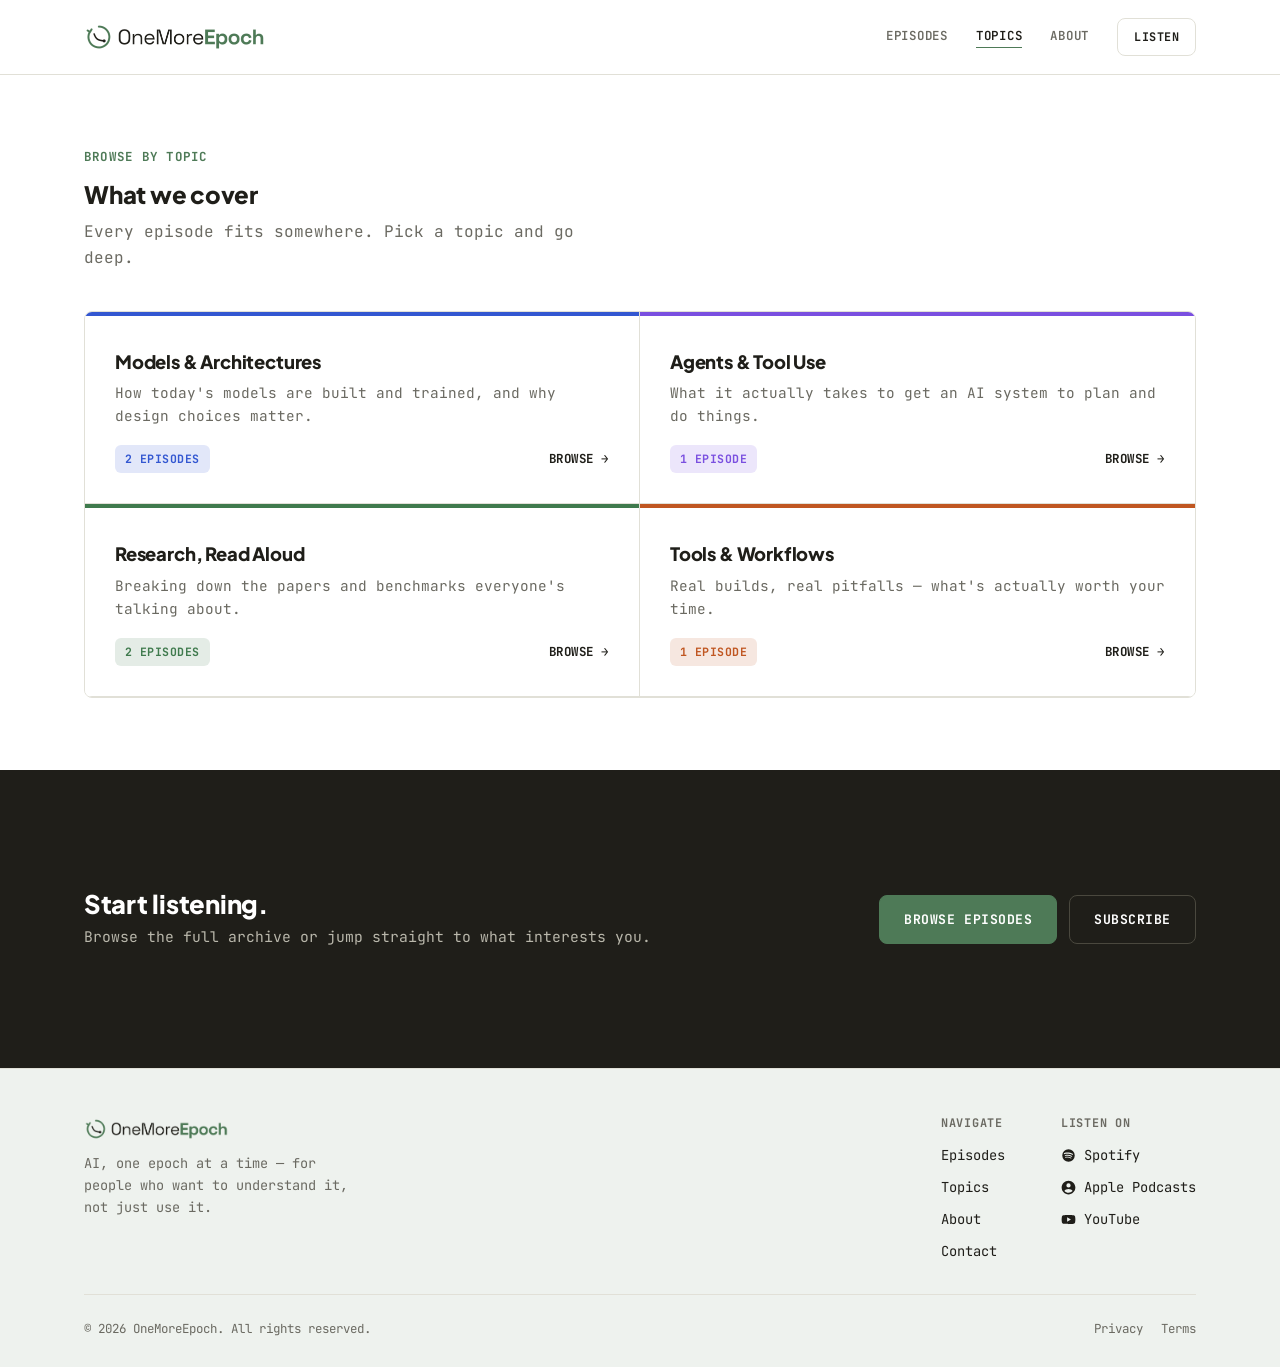
<file: topics.html>
<!doctype html>
<html lang="en">
<head>
<meta charset="UTF-8" />
<meta name="viewport" content="width=device-width, initial-scale=1" />
<title>Topics — OneMoreEpoch</title>
<meta name="description" content="Browse OneMoreEpoch by topic — models and architectures, agents and tool use, research, and tools and workflows." />
<link rel="canonical" href="https://onemoreepoch.com/topics.html" />

<meta property="og:type" content="website" />
<meta property="og:title" content="Topics — OneMoreEpoch" />
<meta property="og:description" content="Browse OneMoreEpoch by topic." />
<meta property="og:url" content="https://onemoreepoch.com/topics.html" />
<meta property="og:image" content="https://onemoreepoch.com/assets/og-image.png" />
<meta name="twitter:card" content="summary_large_image" />

<link rel="icon" href="/favicon.ico" sizes="any" />
<link rel="icon" type="image/png" sizes="32x32" href="/assets/favicon-32x32.png" />
<link rel="icon" type="image/png" sizes="16x16" href="/assets/favicon-16x16.png" />
<link rel="apple-touch-icon" href="/assets/apple-touch-icon.png" />
<link rel="manifest" href="/site.webmanifest" />
<meta name="theme-color" content="#4e7a57" />

<link rel="preconnect" href="https://fonts.googleapis.com" />
<link rel="preconnect" href="https://fonts.gstatic.com" crossorigin />
<link href="https://fonts.googleapis.com/css2?family=Plus+Jakarta+Sans:wght@600;700;800&amp;family=JetBrains+Mono:wght@400;500;600;700&amp;display=swap" rel="stylesheet" />
<link rel="stylesheet" href="css/style.css" />
</head>
<body>
<a class="skip-link" href="#main">Skip to content</a>

<header class="site-header">
  <div class="container">
    <a class="brand" href="index.html" aria-label="OneMoreEpoch home">
      <img src="assets/logo-horizontal.png" srcset="assets/logo-horizontal.png 1x, assets/logo-horizontal@2x.png 2x" alt="OneMoreEpoch" />
    </a>

    <button class="nav-toggle" aria-label="Toggle menu" aria-expanded="false">
      <svg viewBox="0 0 24 24" fill="none" stroke="currentColor" stroke-width="2" stroke-linecap="round"><path d="M4 7h16M4 12h16M4 17h16"/></svg>
    </button>

    <nav class="main-nav" aria-label="Primary">
      <div class="nav-links">
        <a href="episodes.html">Episodes</a>
        <a href="topics.html" aria-current="page">Topics</a>
        <a href="about.html">About</a>
        <a class="btn btn-outline btn-sm" href="index.html#listen">Listen</a>
      </div>
    </nav>
  </div>
</header>

<main id="main">
  <section>
    <div class="container">
      <span class="eyebrow">Browse by topic</span>
      <h1>What we cover</h1>
      <p style="color: var(--muted); max-width: 54ch; margin-bottom: 40px;">Every episode fits somewhere. Pick a topic and go deep.</p>

      <div class="topics-grid" data-topics-grid></div>
    </div>
  </section>

  <section class="cta-dark">
    <div class="container">
      <div>
        <h2>Start listening.</h2>
        <p>Browse the full archive or jump straight to what interests you.</p>
      </div>
      <div class="hero-ctas">
        <a class="btn btn-primary" href="episodes.html">Browse episodes</a>
        <a class="btn btn-outline" href="index.html#listen">Subscribe</a>
      </div>
    </div>
  </section>
</main>

<footer class="site-footer">
  <div class="container">
    <div class="footer-top">
      <div class="footer-brand">
        <img src="assets/logo-horizontal.png" alt="OneMoreEpoch" />
        <p>AI, one epoch at a time — for people who want to understand it, not just use it.</p>
      </div>
      <div class="footer-cols">
        <div class="footer-col">
          <h4>Navigate</h4>
          <ul>
            <li><a href="episodes.html">Episodes</a></li>
            <li><a href="topics.html">Topics</a></li>
            <li><a href="about.html">About</a></li>
            <li><a href="contact.html">Contact</a></li>
          </ul>
        </div>
        <div class="footer-col">
          <h4>Listen on</h4>
          <ul>
            <!-- PLACEHOLDER links — replace with your real URLs -->
            <li><a href="https://open.spotify.com/show/onemoreepoch" target="_blank" rel="noopener"><svg viewBox="0 0 24 24" fill="currentColor"><path d="M12 2a10 10 0 1 0 0 20 10 10 0 0 0 0-20zm4.6 14.4a.6.6 0 0 1-.8.2c-2.3-1.4-5.1-1.7-8.5-.9a.6.6 0 1 1-.3-1.2c3.7-.9 6.9-.5 9.4 1.1a.6.6 0 0 1 .2.8zm1.2-2.7a.75.75 0 0 1-1 .3c-2.6-1.6-6.6-2.1-9.7-1.1a.75.75 0 1 1-.4-1.4c3.5-1.1 7.9-.6 10.9 1.2a.75.75 0 0 1 .2 1zm.1-2.8C14.6 9 8.9 8.8 5.9 9.7a.9.9 0 1 1-.5-1.7c3.5-1.1 9.8-.8 13.2 1.2a.9.9 0 1 1-.7 1.7z"/></svg>Spotify</a></li>
            <li><a href="https://podcasts.apple.com/podcast/onemoreepoch" target="_blank" rel="noopener"><svg viewBox="0 0 24 24" fill="currentColor"><path d="M12 1C6 1 1 6 1 12s5 11 11 11 11-5 11-11S18 1 12 1zm0 4.2a3.4 3.4 0 1 1 0 6.8 3.4 3.4 0 0 1 0-6.8zm0 15.2c-2.6 0-4.9-1.1-6.5-2.9.1-2.1 4.3-3.3 6.5-3.3s6.4 1.2 6.5 3.3A8.6 8.6 0 0 1 12 20.4z"/></svg>Apple Podcasts</a></li>
            <li><a href="https://www.youtube.com/@onemoreepoch" target="_blank" rel="noopener"><svg viewBox="0 0 24 24" fill="currentColor"><path d="M22.5 7.2a2.8 2.8 0 0 0-2-2C18.9 4.7 12 4.7 12 4.7s-6.9 0-8.5.6a2.8 2.8 0 0 0-2 2A29 29 0 0 0 1 12a29 29 0 0 0 .5 4.8 2.8 2.8 0 0 0 2 2c1.6.6 8.5.6 8.5.6s6.9 0 8.5-.6a2.8 2.8 0 0 0 2-2A29 29 0 0 0 23 12a29 29 0 0 0-.5-4.8z"/><path d="m9.8 15.5 6-3.5-6-3.5z" fill="var(--paper-alt)"/></svg>YouTube</a></li>
          </ul>
        </div>
      </div>
    </div>
    <div class="footer-bottom">
      <span>&copy; <span id="year"></span> OneMoreEpoch. All rights reserved.</span>
      <span class="links">
        <a href="privacy.html">Privacy</a>
        <a href="terms.html">Terms</a>
      </span>
    </div>
  </div>
</footer>

<script src="js/episodes-data.js"></script>
<script src="js/render-episodes.js"></script>
<script src="js/main.js"></script>
</body>
</html>
</file>
<file: css/style.css>
/* =========================================================
   OneMoreEpoch — static site styles
   Brand colors sampled from the logo: green #4e7a57 · ink #1f1e19
   Display font: Plus Jakarta Sans · UI/body font: JetBrains Mono
   ========================================================= */

:root {
  --green: #4e7a57;
  --green-dark: #3b5f43;
  --ink: #1f1e19;
  --paper: #ffffff;
  --paper-alt: #eef2ee;
  --line: #e1e0d7;
  --muted: #6b6a62;

  --c-models: #3357d1;
  --c-agents: #7a4fe0;
  --c-research: #3f7a4d;
  --c-tools: #c05621;

  --font-head: "Plus Jakarta Sans", system-ui, sans-serif;
  --font-body: "JetBrains Mono", ui-monospace, "SF Mono", Consolas, monospace;

  --max: 1160px;
  --radius: 8px;
  --shadow: 0 1px 2px rgba(31, 30, 25, 0.04), 0 8px 24px rgba(31, 30, 25, 0.06);
}

@media (prefers-color-scheme: dark) {
  :root {
    --ink: #f3f2ec;
    --paper: #15150f;
    --paper-alt: #1b1e1b;
    --line: #322f26;
    --muted: #a7a398;
    --shadow: 0 1px 2px rgba(0, 0, 0, 0.3), 0 8px 24px rgba(0, 0, 0, 0.35);
  }
}

* {
  box-sizing: border-box;
}

html {
  scroll-behavior: smooth;
}

@media (prefers-reduced-motion: reduce) {
  html {
    scroll-behavior: auto;
  }
  * {
    animation-duration: 0.01ms !important;
    animation-iteration-count: 1 !important;
    transition-duration: 0.01ms !important;
  }
}

body {
  margin: 0;
  background: var(--paper);
  color: var(--ink);
  font-family: var(--font-body);
  line-height: 1.6;
  -webkit-font-smoothing: antialiased;
}

img {
  max-width: 100%;
  display: block;
}

a {
  color: inherit;
}

h1, h2, h3, h4 {
  font-family: var(--font-head);
  font-weight: 800;
  line-height: 1.1;
  margin: 0 0 0.5em;
  letter-spacing: -0.01em;
}

p {
  margin: 0 0 1em;
}

.container {
  max-width: var(--max);
  margin: 0 auto;
  padding: 0 24px;
}

.skip-link {
  position: absolute;
  left: 12px;
  top: -48px;
  background: var(--green);
  color: #fff;
  padding: 10px 16px;
  border-radius: var(--radius);
  z-index: 1000;
  transition: top 0.15s ease;
  text-decoration: none;
  font-weight: 600;
}

.skip-link:focus {
  top: 12px;
}

:focus-visible {
  outline: 2px solid var(--green);
  outline-offset: 2px;
}

/* ---------- Buttons ---------- */

.btn {
  display: inline-flex;
  align-items: center;
  gap: 8px;
  font-family: var(--font-body);
  font-weight: 700;
  font-size: 0.82rem;
  letter-spacing: 0.04em;
  text-transform: uppercase;
  padding: 13px 24px;
  border-radius: var(--radius);
  text-decoration: none;
  border: 1.5px solid transparent;
  cursor: pointer;
  transition: background 0.15s ease, border-color 0.15s ease, color 0.15s ease;
  white-space: nowrap;
}

.btn-primary {
  background: var(--green);
  color: #fff;
  border-color: var(--green);
}

.btn-primary:hover {
  background: var(--green-dark);
  border-color: var(--green-dark);
}

.btn-outline {
  background: transparent;
  color: var(--ink);
  border-color: var(--line);
}

.btn-outline:hover {
  border-color: var(--green);
  color: var(--green);
}

.btn-sm {
  padding: 9px 16px;
  font-size: 0.74rem;
}

/* ---------- Header ---------- */

.site-header {
  position: sticky;
  top: 0;
  z-index: 100;
  background: color-mix(in srgb, var(--paper) 90%, transparent);
  backdrop-filter: saturate(140%) blur(10px);
  border-bottom: 1px solid var(--line);
}

.site-header .container {
  display: flex;
  align-items: center;
  justify-content: space-between;
  gap: 16px;
  min-height: 74px;
}

.brand {
  display: flex;
  align-items: center;
  gap: 10px;
  text-decoration: none;
  flex-shrink: 0;
}

.brand img {
  height: 30px;
  width: auto;
}

.main-nav {
  display: flex;
  align-items: center;
  gap: 28px;
}

.main-nav a:not(.btn) {
  text-decoration: none;
  font-weight: 600;
  color: var(--muted);
  font-size: 0.78rem;
  letter-spacing: 0.06em;
  text-transform: uppercase;
  transition: color 0.15s ease;
  padding-bottom: 2px;
  border-bottom: 1.5px solid transparent;
}

.main-nav a:not(.btn):hover {
  color: var(--ink);
}

.main-nav a[aria-current="page"] {
  color: var(--ink);
  border-bottom-color: var(--green);
}

.nav-links {
  display: flex;
  align-items: center;
  gap: 28px;
}

.nav-toggle {
  display: none;
  background: none;
  border: none;
  padding: 8px;
  cursor: pointer;
  color: var(--ink);
}

.nav-toggle svg {
  width: 24px;
  height: 24px;
}

@media (max-width: 760px) {
  .nav-toggle {
    display: block;
  }

  .nav-links {
    position: fixed;
    inset: 74px 0 0 0;
    background: var(--paper);
    flex-direction: column;
    align-items: flex-start;
    padding: 24px;
    gap: 22px;
    transform: translateX(100%);
    transition: transform 0.25s ease;
    border-top: 1px solid var(--line);
  }

  .nav-links.is-open {
    transform: translateX(0);
  }

  .nav-links a:not(.btn) {
    font-size: 0.95rem;
  }
}

/* ---------- Eyebrows / dividers ---------- */

.eyebrow {
  display: block;
  font-size: 0.78rem;
  font-weight: 700;
  letter-spacing: 0.1em;
  text-transform: uppercase;
  color: var(--green);
  margin-bottom: 14px;
}

.dash {
  display: block;
  width: 26px;
  height: 2px;
  background: var(--green);
  margin-bottom: 14px;
}

/* ---------- Hero (home) ---------- */

.hero {
  position: relative;
  padding: 88px 0 72px;
  overflow: hidden;
  border-bottom: 1px solid var(--line);
}

.hero-bg {
  position: absolute;
  inset: 0;
  z-index: -1;
  opacity: 0.5;
  pointer-events: none;
}

@media (prefers-color-scheme: dark) {
  .hero-bg {
    opacity: 0.25;
  }
}

.hero-inner {
  max-width: 880px;
}

.topic-line {
  font-size: 0.78rem;
  font-weight: 700;
  letter-spacing: 0.1em;
  text-transform: uppercase;
  color: var(--green);
  margin-bottom: 20px;
}

.hero h1 {
  font-size: clamp(2.4rem, 6vw, 4rem);
  max-width: 16ch;
}

.hero .lede {
  font-size: 1.05rem;
  color: var(--muted);
  max-width: 54ch;
  margin-top: 20px;
}

.hero-ctas {
  display: flex;
  gap: 12px;
  margin-top: 30px;
  flex-wrap: wrap;
}

/* ---------- Section scaffolding ---------- */

section {
  padding: 72px 0;
}

.section-alt {
  background: var(--paper-alt);
  border-top: 1px solid var(--line);
  border-bottom: 1px solid var(--line);
}

.section-head {
  display: flex;
  align-items: flex-end;
  justify-content: space-between;
  gap: 24px;
  flex-wrap: wrap;
  margin: 0 0 40px;
}

.section-head .heading-group {
  max-width: 640px;
}

.section-head p {
  color: var(--muted);
  font-size: 1rem;
  margin: 10px 0 0;
}

.section-head .section-link {
  text-decoration: none;
  font-weight: 700;
  font-size: 0.8rem;
  letter-spacing: 0.05em;
  text-transform: uppercase;
  color: var(--ink);
  white-space: nowrap;
  border-bottom: 1.5px solid var(--green);
  padding-bottom: 2px;
}

.section-head .section-link:hover {
  color: var(--green);
}

.section-foot {
  margin-top: 36px;
  text-align: center;
}

/* ---------- Episode cards ---------- */

.episode-grid {
  display: grid;
  grid-template-columns: repeat(auto-fill, minmax(280px, 1fr));
  gap: 22px;
}

.episode-card {
  background: var(--paper);
  border: 1px solid var(--line);
  border-radius: var(--radius);
  overflow: hidden;
  display: flex;
  flex-direction: column;
  text-decoration: none;
  color: var(--ink);
  transition: border-color 0.15s ease, transform 0.15s ease;
}

.episode-card:hover {
  border-color: var(--green);
  transform: translateY(-2px);
}

.episode-thumb {
  position: relative;
  aspect-ratio: 16 / 9;
  background: linear-gradient(135deg, var(--green) 0%, var(--green-dark) 100%);
  display: flex;
  align-items: center;
  justify-content: center;
  overflow: hidden;
}

.episode-thumb img {
  width: 100%;
  height: 100%;
  object-fit: cover;
}

.episode-thumb .play {
  position: absolute;
  inset: 0;
  display: flex;
  align-items: center;
  justify-content: center;
}

.episode-thumb .play svg {
  width: 48px;
  height: 48px;
  color: #fff;
  filter: drop-shadow(0 2px 6px rgba(0, 0, 0, 0.35));
}

.episode-thumb.is-placeholder {
  flex-direction: column;
  gap: 8px;
  color: #fff;
  text-align: center;
  padding: 16px;
}

.episode-thumb.is-placeholder .ph-label {
  font-size: 0.68rem;
  font-weight: 600;
  text-transform: uppercase;
  letter-spacing: 0.05em;
  opacity: 0.85;
}

.episode-body {
  padding: 18px 18px 20px;
  display: flex;
  flex-direction: column;
  gap: 8px;
  flex: 1;
}

.episode-meta {
  display: flex;
  align-items: center;
  gap: 10px;
  font-size: 0.72rem;
  font-weight: 700;
  text-transform: uppercase;
  letter-spacing: 0.05em;
}

.episode-meta .topic-tag {
  padding: 2px 8px;
  border-radius: 4px;
}

.episode-meta .ep-num {
  color: var(--muted);
}

.episode-body h3 {
  font-family: var(--font-head);
  font-weight: 700;
  font-size: 1.08rem;
  margin: 0;
}

.episode-body p {
  color: var(--muted);
  font-size: 0.88rem;
  margin: 0;
}

.episode-foot {
  margin-top: auto;
  padding-top: 10px;
  font-size: 0.78rem;
  color: var(--muted);
  display: flex;
  justify-content: space-between;
}

/* ---------- Topic tag color utility ---------- */

.topic-tag {
  display: inline-block;
}

.topic-tag.t-models { color: var(--c-models); background: color-mix(in srgb, var(--c-models) 14%, var(--paper)); }
.topic-tag.t-agents { color: var(--c-agents); background: color-mix(in srgb, var(--c-agents) 14%, var(--paper)); }
.topic-tag.t-research { color: var(--c-research); background: color-mix(in srgb, var(--c-research) 14%, var(--paper)); }
.topic-tag.t-tools { color: var(--c-tools); background: color-mix(in srgb, var(--c-tools) 14%, var(--paper)); }

.bar-models { background: var(--c-models); }
.bar-agents { background: var(--c-agents); }
.bar-research { background: var(--c-research); }
.bar-tools { background: var(--c-tools); }

/* ---------- Filter tabs (episodes page) ---------- */

.filter-bar {
  display: flex;
  align-items: center;
  justify-content: space-between;
  gap: 20px;
  flex-wrap: wrap;
  background: var(--paper-alt);
  border: 1px solid var(--line);
  border-radius: var(--radius);
  padding: 14px 18px;
  margin-bottom: 32px;
}

.filter-tabs {
  display: flex;
  gap: 8px;
  flex-wrap: wrap;
}

.filter-tab {
  font-family: var(--font-body);
  font-weight: 700;
  font-size: 0.74rem;
  letter-spacing: 0.04em;
  text-transform: uppercase;
  padding: 8px 14px;
  border-radius: 6px;
  border: 1.5px solid var(--line);
  background: var(--paper);
  color: var(--muted);
  cursor: pointer;
  transition: background 0.15s ease, color 0.15s ease, border-color 0.15s ease;
}

.filter-tab:hover {
  border-color: var(--green);
  color: var(--ink);
}

.filter-tab.is-active {
  background: var(--green);
  border-color: var(--green);
  color: #fff;
}

.result-count {
  font-size: 0.8rem;
  color: var(--muted);
  white-space: nowrap;
}

.episode-search {
  display: flex;
  align-items: center;
  gap: 10px;
  border: 1.5px solid var(--line);
  border-radius: var(--radius);
  padding: 10px 16px;
  max-width: 420px;
  margin: 0 0 28px;
  background: var(--paper);
}

.episode-search svg {
  width: 17px;
  height: 17px;
  color: var(--muted);
  flex-shrink: 0;
}

.episode-search input {
  border: none;
  outline: none;
  background: none;
  font-size: 0.88rem;
  width: 100%;
  color: var(--ink);
  font-family: var(--font-body);
}

.empty-state {
  color: var(--muted);
  padding: 40px 0;
  text-align: center;
}

.empty-state strong {
  display: block;
  color: var(--ink);
  font-family: var(--font-head);
  font-size: 1.1rem;
  margin-bottom: 6px;
}

/* ---------- "What we cover" compact rows (home) ---------- */

.cover-list {
  border-top: 1px solid var(--line);
}

.cover-row {
  display: grid;
  grid-template-columns: 100px 220px 1fr auto;
  gap: 24px;
  align-items: center;
  padding: 22px 0;
  border-bottom: 1px solid var(--line);
  text-decoration: none;
  color: var(--ink);
}

.cover-row .topic-tag {
  font-size: 0.72rem;
  font-weight: 700;
  letter-spacing: 0.05em;
  text-transform: uppercase;
  padding: 4px 10px;
  border-radius: 4px;
  justify-self: start;
}

.cover-row h3 {
  font-family: var(--font-head);
  font-size: 1.05rem;
  margin: 0;
}

.cover-row p {
  color: var(--muted);
  font-size: 0.88rem;
  margin: 0;
}

.cover-row .count {
  color: var(--muted);
  font-size: 0.78rem;
  text-transform: uppercase;
  letter-spacing: 0.04em;
  white-space: nowrap;
}

@media (max-width: 760px) {
  .cover-row {
    grid-template-columns: 1fr;
    gap: 8px;
  }
}

/* ---------- Topics grid (topics.html) ---------- */

.topics-grid {
  display: grid;
  grid-template-columns: repeat(2, 1fr);
  border: 1px solid var(--line);
  border-radius: var(--radius);
  overflow: hidden;
}

.topic-card {
  background: var(--paper);
  padding: 30px;
  border-right: 1px solid var(--line);
  border-bottom: 1px solid var(--line);
  position: relative;
}

.topic-card:nth-child(2n) {
  border-right: none;
}

.topic-card h3 {
  font-size: 1.15rem;
  margin-top: 10px;
}

.topic-card p {
  color: var(--muted);
  font-size: 0.9rem;
}

.topic-card-foot {
  display: flex;
  align-items: center;
  justify-content: space-between;
  margin-top: 18px;
}

.topic-count {
  font-size: 0.72rem;
  font-weight: 700;
  letter-spacing: 0.04em;
  text-transform: uppercase;
  padding: 5px 10px;
  border-radius: 6px;
}

.topic-browse {
  font-size: 0.78rem;
  font-weight: 700;
  letter-spacing: 0.04em;
  text-transform: uppercase;
  text-decoration: none;
  color: var(--ink);
}

.topic-browse:hover {
  color: var(--green);
}

@media (max-width: 700px) {
  .topics-grid {
    grid-template-columns: 1fr;
  }

  .topic-card {
    border-right: none !important;
  }
}

/* ---------- CTA: dark full-bleed bar ---------- */

.cta-dark {
  background: var(--ink);
  color: #fff;
}

.cta-dark .container {
  display: flex;
  align-items: center;
  justify-content: space-between;
  gap: 24px;
  flex-wrap: wrap;
  padding-top: 48px;
  padding-bottom: 48px;
}

.cta-dark h2 {
  color: #fff;
  margin: 0 0 6px;
  font-size: 1.6rem;
}

.cta-dark p {
  color: #b9b7ab;
  margin: 0;
  font-size: 0.92rem;
}

.cta-dark .hero-ctas {
  margin: 0;
}

.cta-dark .btn-outline {
  border-color: #4a483e;
  color: #fff;
}

.cta-dark .btn-outline:hover {
  border-color: var(--green);
  color: #9fd6ae;
}

@media (prefers-color-scheme: dark) {
  .cta-dark {
    background: var(--paper-alt);
    border-top: 1px solid var(--line);
    border-bottom: 1px solid var(--line);
  }

  .cta-dark h2 {
    color: var(--ink);
  }

  .cta-dark p {
    color: var(--muted);
  }

  .cta-dark .btn-outline {
    border-color: var(--line);
    color: var(--ink);
  }
}

/* ---------- CTA: split (home, light) ---------- */

.cta-split {
  display: flex;
  align-items: center;
  justify-content: space-between;
  gap: 40px;
  flex-wrap: wrap;
}

.cta-split h2 {
  font-size: clamp(1.8rem, 4vw, 2.6rem);
  margin: 0;
  max-width: 14ch;
}

.cta-split h2 .accent {
  color: var(--green);
}

.cta-split .cta-side {
  max-width: 360px;
}

.cta-split .cta-side p {
  color: var(--muted);
  font-size: 0.92rem;
}

.cta-split .hero-ctas {
  margin-top: 18px;
}

/* ---------- Platform buttons (icon + label) ---------- */

.platform-btn {
  display: inline-flex;
  align-items: center;
  gap: 8px;
}

.platform-btn svg {
  width: 16px;
  height: 16px;
}

/* ---------- Platform cards (contact page) ---------- */

.platform-grid {
  display: grid;
  grid-template-columns: repeat(auto-fit, minmax(240px, 1fr));
  gap: 16px;
}

.platform-card {
  display: flex;
  align-items: center;
  gap: 14px;
  padding: 20px;
  border: 1px solid var(--line);
  border-radius: var(--radius);
  text-decoration: none;
  color: var(--ink);
  background: var(--paper);
  transition: border-color 0.15s ease, transform 0.15s ease;
}

.platform-card:hover {
  border-color: var(--green);
  transform: translateY(-2px);
}

.platform-card .icon {
  width: 42px;
  height: 42px;
  border-radius: 8px;
  background: color-mix(in srgb, var(--green) 14%, var(--paper));
  color: var(--green);
  display: flex;
  align-items: center;
  justify-content: center;
  flex-shrink: 0;
}

.platform-card .icon svg {
  width: 20px;
  height: 20px;
}

.platform-card strong {
  display: block;
  font-family: var(--font-head);
  font-size: 0.96rem;
}

.platform-card span {
  color: var(--muted);
  font-size: 0.82rem;
}

/* ---------- Generic content (about/contact) ---------- */

.prose {
  max-width: 68ch;
}

.prose h2 {
  margin-top: 1.4em;
  font-size: 1.4rem;
}

.prose p {
  color: var(--muted);
  font-size: 0.95rem;
}

.two-col {
  display: grid;
  grid-template-columns: 1fr 1fr;
  gap: 48px;
  align-items: start;
}

@media (max-width: 760px) {
  .two-col {
    grid-template-columns: 1fr;
  }
}

/* ---------- Three-column with dividers (What we stand for) ---------- */

.stand-grid {
  display: grid;
  grid-template-columns: repeat(3, 1fr);
}

.stand-item {
  padding: 0 32px;
  border-left: 1px solid var(--line);
}

.stand-item:first-child {
  padding-left: 0;
  border-left: none;
}

.stand-item h3 {
  font-size: 1.05rem;
}

.stand-item p {
  color: var(--muted);
  font-size: 0.9rem;
  margin: 0;
}

@media (max-width: 760px) {
  .stand-grid {
    grid-template-columns: 1fr;
    gap: 32px;
  }

  .stand-item {
    padding-left: 0;
    border-left: none;
  }
}

/* ---------- Host card ---------- */

.host-card {
  display: flex;
  gap: 24px;
  align-items: flex-start;
  max-width: 620px;
}

.host-avatar {
  width: 64px;
  height: 64px;
  border-radius: var(--radius);
  background: var(--paper-alt);
  border: 1px solid var(--line);
  color: var(--muted);
  display: flex;
  align-items: center;
  justify-content: center;
  font-family: var(--font-head);
  font-weight: 800;
  font-size: 1.4rem;
  flex-shrink: 0;
}

.host-name {
  font-family: var(--font-head);
  font-size: 1.1rem;
  font-weight: 700;
  margin: 0;
}

.host-role {
  color: var(--green);
  font-size: 0.8rem;
  font-weight: 700;
  text-transform: uppercase;
  letter-spacing: 0.05em;
  display: block;
  margin-bottom: 10px;
}

.host-card p {
  color: var(--muted);
  font-size: 0.92rem;
  margin: 0;
}

/* ---------- Footer ---------- */

.site-footer {
  border-top: 1px solid var(--line);
  padding: 48px 0 28px;
  background: var(--paper-alt);
}

.footer-top {
  display: flex;
  justify-content: space-between;
  gap: 32px;
  flex-wrap: wrap;
  padding-bottom: 32px;
  margin-bottom: 24px;
  border-bottom: 1px solid var(--line);
}

.footer-brand img {
  height: 24px;
  margin-bottom: 12px;
}

.footer-brand p {
  color: var(--muted);
  font-size: 0.85rem;
  max-width: 34ch;
  margin: 0;
}

.footer-cols {
  display: flex;
  gap: 56px;
  flex-wrap: wrap;
}

.footer-col h4 {
  font-size: 0.74rem;
  text-transform: uppercase;
  letter-spacing: 0.06em;
  color: var(--muted);
  margin-bottom: 14px;
  font-family: var(--font-body);
  font-weight: 700;
}

.footer-col ul {
  list-style: none;
  margin: 0;
  padding: 0;
  display: flex;
  flex-direction: column;
  gap: 10px;
}

.footer-col a {
  display: flex;
  align-items: center;
  gap: 8px;
  text-decoration: none;
  font-size: 0.86rem;
  color: var(--ink);
}

.footer-col a svg {
  width: 15px;
  height: 15px;
  flex-shrink: 0;
}

.footer-col a:hover {
  color: var(--green);
}

.footer-bottom {
  display: flex;
  justify-content: space-between;
  flex-wrap: wrap;
  gap: 12px;
  font-size: 0.78rem;
  color: var(--muted);
}

.footer-bottom .links {
  display: flex;
  gap: 18px;
}

.footer-bottom a {
  text-decoration: none;
  color: var(--muted);
}

.footer-bottom a:hover {
  color: var(--green);
}

/* ---------- 404 ---------- */

.error-page {
  min-height: 60vh;
  display: flex;
  align-items: center;
  justify-content: center;
  text-align: center;
  padding: 80px 24px;
}

.error-page .code {
  font-family: var(--font-head);
  font-size: clamp(3rem, 10vw, 6rem);
  color: var(--green);
  margin-bottom: 0.1em;
}

/* ---------- Simple page (privacy/terms) ---------- */

.simple-page h1 {
  font-size: clamp(1.8rem, 4vw, 2.4rem);
}
</file>
